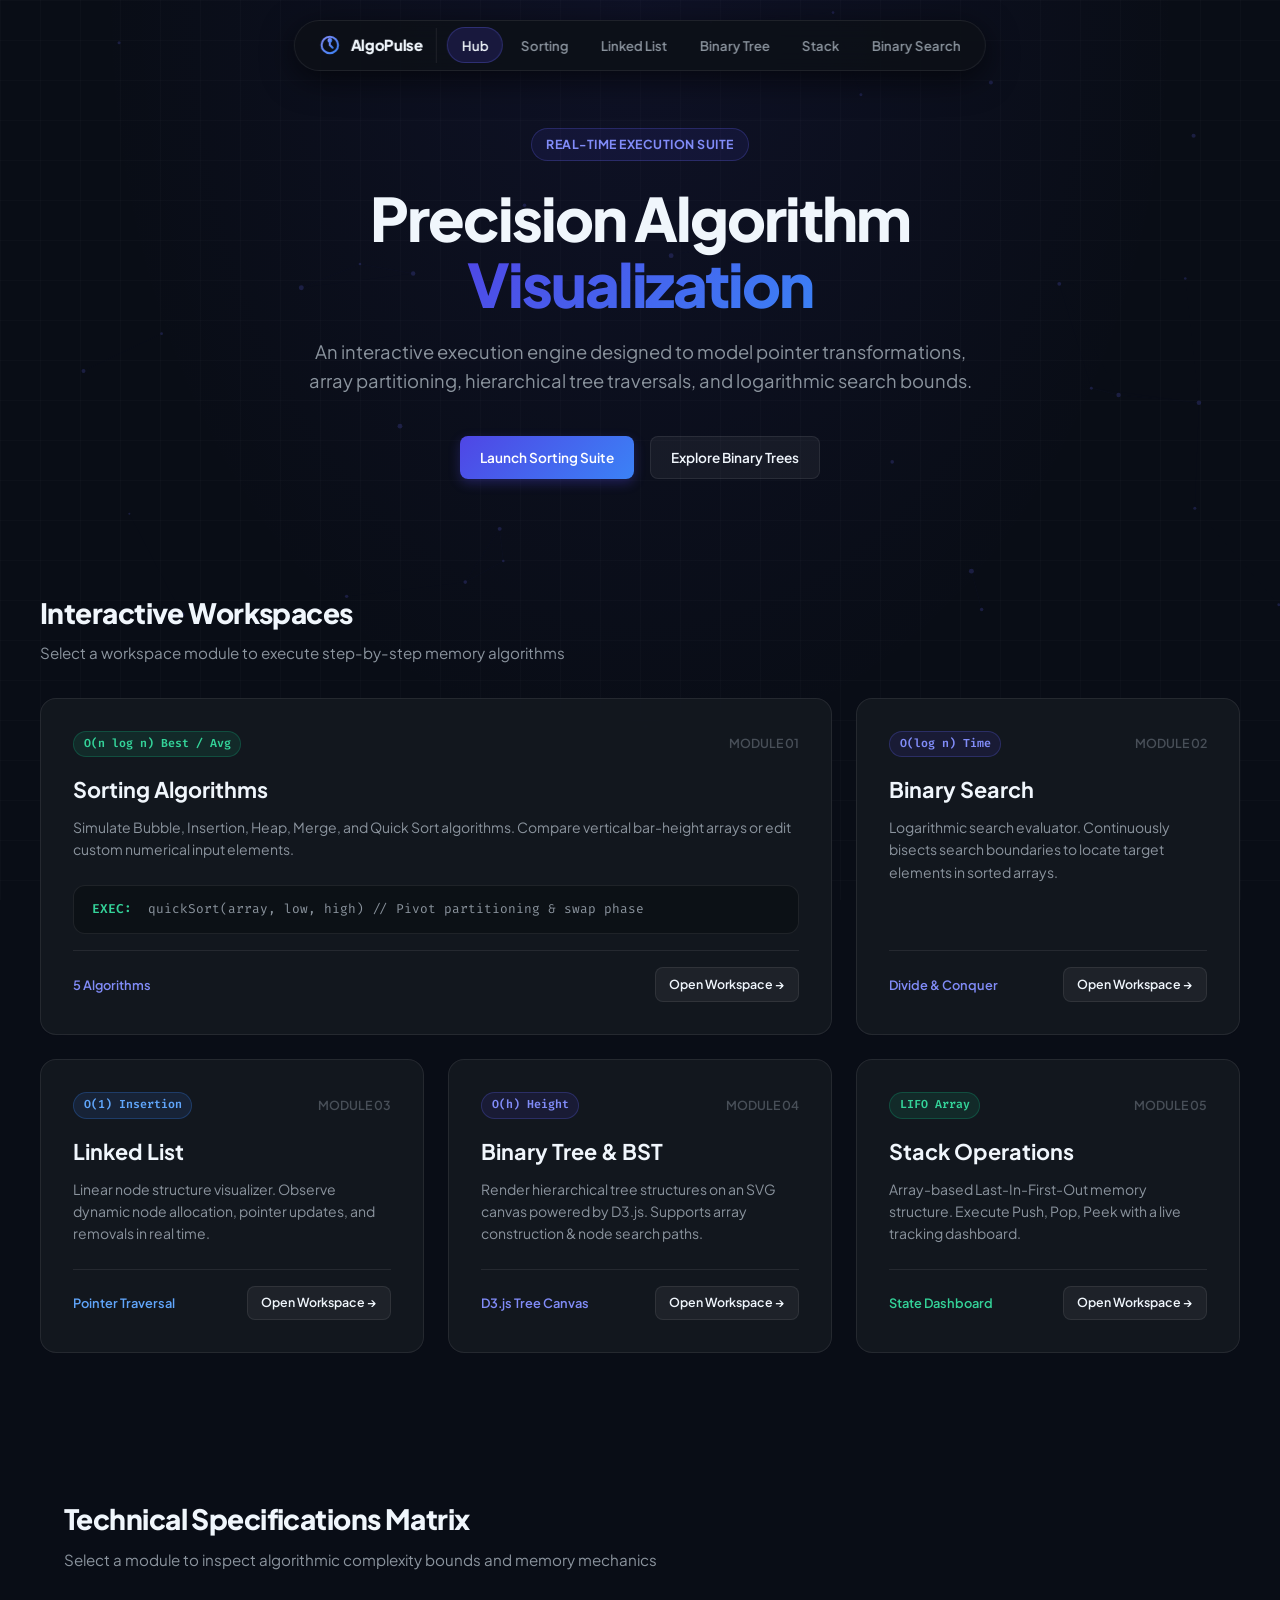
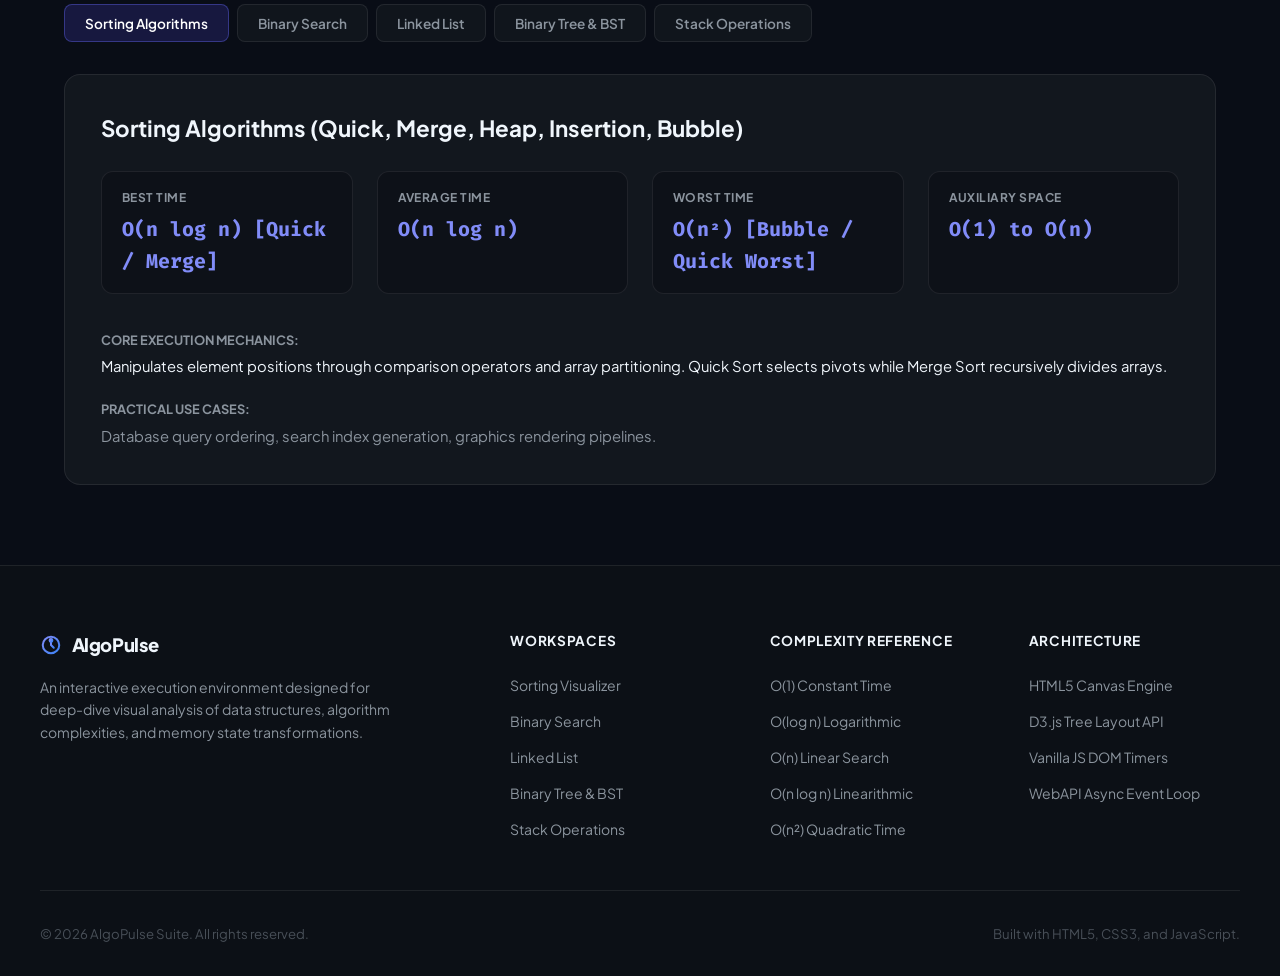
<file: index.html>
<!DOCTYPE html>
<html lang="en">
<head>
    <meta charset="UTF-8">
    <meta http-equiv="X-UA-Compatible" content="IE=edge">
    <meta name="viewport" content="width=device-width, initial-scale=1.0">
    <title>AlgoPulse — Real-Time Data Structures & Algorithms Suite</title>
    <!-- Modern Stylesheet -->
    <link rel="stylesheet" href="./css/modern_theme.css">
    <style>
        .hero-banner {
            padding: 8rem 1.5rem 4rem 1.5rem;
            text-align: center;
            max-width: 900px;
            margin: 0 auto;
            position: relative;
            z-index: 1;
        }

        .hero-tag {
            display: inline-flex;
            align-items: center;
            padding: 0.35rem 0.9rem;
            background: rgba(79, 70, 229, 0.1);
            border: 1px solid rgba(99, 102, 241, 0.25);
            border-radius: 50px;
            font-size: 0.775rem;
            font-weight: 700;
            color: #818cf8;
            margin-bottom: 1.5rem;
            letter-spacing: 0.04em;
            text-transform: uppercase;
        }

        .hero-headline {
            font-size: 3.75rem;
            font-weight: 800;
            line-height: 1.1;
            letter-spacing: -0.035em;
            margin-bottom: 1.25rem;
        }

        .hero-headline span {
            background: var(--grad-primary);
            -webkit-background-clip: text;
            -webkit-text-fill-color: transparent;
        }

        .hero-sub {
            font-size: 1.15rem;
            color: var(--text-muted);
            max-width: 680px;
            margin: 0 auto 2.5rem auto;
            line-height: 1.6;
        }

        .bento-section {
            padding: 3rem 1.5rem 5rem 1.5rem;
            position: relative;
            z-index: 1;
        }

        .bento-card-title {
            font-size: 1.35rem;
            font-weight: 700;
            margin-bottom: 0.5rem;
            color: var(--text-main);
        }

        .bento-card-desc {
            font-size: 0.875rem;
            color: var(--text-muted);
            line-height: 1.6;
            margin-bottom: 1.5rem;
        }

        .bento-card-footer {
            display: flex;
            align-items: center;
            justify-content: space-between;
            padding-top: 1rem;
            border-top: 1px solid var(--border-light);
        }

        @media (max-width: 640px) {
            .hero-headline { font-size: 2.35rem; }
        }
    </style>
</head>
<body>

    <!-- SVG Gradient Definitions -->
    <svg style="width:0;height:0;position:absolute;" aria-hidden="true">
        <defs>
            <linearGradient id="logo-grad" x1="0%" y1="0%" x2="100%" y2="100%">
                <stop offset="0%" stop-color="#818cf8" />
                <stop offset="100%" stop-color="#3b82f6" />
            </linearGradient>
        </defs>
    </svg>

    <!-- AlgoPulse Minimalist Navigation Dock -->
    <div class="dsa-dock-wrapper">
        <nav class="dsa-dock">
            <a href="./index.html" class="dsa-dock-brand">
                <svg class="logo-svg" viewBox="0 0 24 24">
                    <circle cx="12" cy="12" r="9" />
                    <path d="M12 7v5l3 3" />
                    <circle cx="12" cy="7" r="1.5" fill="#818cf8" />
                </svg>
                <span>AlgoPulse</span>
            </a>
            <ul class="dsa-dock-links">
                <li><a href="./index.html" class="dsa-dock-link active">Hub</a></li>
                <li><a href="./Sorting-Visualizer-Project/sort.html" class="dsa-dock-link">Sorting</a></li>
                <li><a href="./Linked-List-Visualization-master/index.html" class="dsa-dock-link">Linked List</a></li>
                <li><a href="./Binary-Tree-Visualization-master/index.html" class="dsa-dock-link">Binary Tree</a></li>
                <li><a href="./visualising-stack-implementation-master/index.html" class="dsa-dock-link">Stack</a></li>
                <li><a href="./Pathfinding-Visualiser-Project-master/index.html" class="dsa-dock-link">Binary Search</a></li>
            </ul>
        </nav>
    </div>

    <!-- Hero Section -->
    <section class="hero-banner">
        <div class="hero-tag">Real-Time Execution Suite</div>
        <h1 class="hero-headline">Precision Algorithm <span>Visualization</span></h1>
        <p class="hero-sub">
            An interactive execution engine designed to model pointer transformations, array partitioning, hierarchical tree traversals, and logarithmic search bounds.
        </p>

        <div style="display: flex; justify-content: center; gap: 1rem; flex-wrap: wrap;">
            <a href="./Sorting-Visualizer-Project/sort.html" class="btn-neo">Launch Sorting Suite</a>
            <a href="./Binary-Tree-Visualization-master/index.html" class="btn-neo btn-neo-secondary">Explore Binary Trees</a>
        </div>
    </section>

    <!-- Bento Grid Showcase -->
    <section class="bento-section">
        <div style="max-width: 1200px; margin: 0 auto 2rem auto;">
            <h2 style="font-size: 1.75rem; font-weight: 800; letter-spacing: -0.02em; margin-bottom: 0.35rem;">Interactive Workspaces</h2>
            <p style="color: var(--text-muted); font-size: 0.95rem;">Select a workspace module to execute step-by-step memory algorithms</p>
        </div>

        <div class="bento-grid">

            <!-- Card 1: Sorting Algorithms (Span 8) -->
            <a href="./Sorting-Visualizer-Project/sort.html" class="bento-card bento-span-8">
                <div>
                    <div style="display: flex; align-items: center; justify-content: space-between; margin-bottom: 1rem;">
                        <span class="badge-complexity emerald">O(n log n) Best / Avg</span>
                        <span style="font-size: 0.775rem; color: var(--text-dim); font-weight: 600;">MODULE 01</span>
                    </div>
                    <h3 class="bento-card-title">Sorting Algorithms</h3>
                    <p class="bento-card-desc">
                        Simulate Bubble, Insertion, Heap, Merge, and Quick Sort algorithms. Compare vertical bar-height arrays or edit custom numerical input elements.
                    </p>
                </div>
                <div class="terminal-box" style="margin-bottom: 1rem;">
                    <span class="terminal-prompt">EXEC:</span> quickSort(array, low, high) <span style="color: var(--text-muted);">// Pivot partitioning & swap phase</span>
                </div>
                <div class="bento-card-footer">
                    <span style="font-size: 0.8rem; color: #818cf8; font-weight: 600;">5 Algorithms</span>
                    <span class="btn-neo btn-neo-secondary" style="font-size: 0.775rem; padding: 0.4rem 0.85rem;">Open Workspace &rarr;</span>
                </div>
            </a>

            <!-- Card 2: Binary Search (Span 4) -->
            <a href="./Pathfinding-Visualiser-Project-master/index.html" class="bento-card bento-span-4">
                <div>
                    <div style="display: flex; align-items: center; justify-content: space-between; margin-bottom: 1rem;">
                        <span class="badge-complexity">O(log n) Time</span>
                        <span style="font-size: 0.775rem; color: var(--text-dim); font-weight: 600;">MODULE 02</span>
                    </div>
                    <h3 class="bento-card-title">Binary Search</h3>
                    <p class="bento-card-desc">
                        Logarithmic search evaluator. Continuously bisects search boundaries to locate target elements in sorted arrays.
                    </p>
                </div>
                <div class="bento-card-footer">
                    <span style="font-size: 0.8rem; color: #818cf8; font-weight: 600;">Divide & Conquer</span>
                    <span class="btn-neo btn-neo-secondary" style="font-size: 0.775rem; padding: 0.4rem 0.85rem;">Open Workspace &rarr;</span>
                </div>
            </a>

            <!-- Card 3: Linked List (Span 4) -->
            <a href="./Linked-List-Visualization-master/index.html" class="bento-card bento-span-4">
                <div>
                    <div style="display: flex; align-items: center; justify-content: space-between; margin-bottom: 1rem;">
                        <span class="badge-complexity blue">O(1) Insertion</span>
                        <span style="font-size: 0.775rem; color: var(--text-dim); font-weight: 600;">MODULE 03</span>
                    </div>
                    <h3 class="bento-card-title">Linked List</h3>
                    <p class="bento-card-desc">
                        Linear node structure visualizer. Observe dynamic node allocation, pointer updates, and removals in real time.
                    </p>
                </div>
                <div class="bento-card-footer">
                    <span style="font-size: 0.8rem; color: #60a5fa; font-weight: 600;">Pointer Traversal</span>
                    <span class="btn-neo btn-neo-secondary" style="font-size: 0.775rem; padding: 0.4rem 0.85rem;">Open Workspace &rarr;</span>
                </div>
            </a>

            <!-- Card 4: Binary Tree & BST (Span 4) -->
            <a href="./Binary-Tree-Visualization-master/index.html" class="bento-card bento-span-4">
                <div>
                    <div style="display: flex; align-items: center; justify-content: space-between; margin-bottom: 1rem;">
                        <span class="badge-complexity">O(h) Height</span>
                        <span style="font-size: 0.775rem; color: var(--text-dim); font-weight: 600;">MODULE 04</span>
                    </div>
                    <h3 class="bento-card-title">Binary Tree & BST</h3>
                    <p class="bento-card-desc">
                        Render hierarchical tree structures on an SVG canvas powered by D3.js. Supports array construction & node search paths.
                    </p>
                </div>
                <div class="bento-card-footer">
                    <span style="font-size: 0.8rem; color: #818cf8; font-weight: 600;">D3.js Tree Canvas</span>
                    <span class="btn-neo btn-neo-secondary" style="font-size: 0.775rem; padding: 0.4rem 0.85rem;">Open Workspace &rarr;</span>
                </div>
            </a>

            <!-- Card 5: Stack (Span 4) -->
            <a href="./visualising-stack-implementation-master/index.html" class="bento-card bento-span-4">
                <div>
                    <div style="display: flex; align-items: center; justify-content: space-between; margin-bottom: 1rem;">
                        <span class="badge-complexity emerald">LIFO Array</span>
                        <span style="font-size: 0.775rem; color: var(--text-dim); font-weight: 600;">MODULE 05</span>
                    </div>
                    <h3 class="bento-card-title">Stack Operations</h3>
                    <p class="bento-card-desc">
                        Array-based Last-In-First-Out memory structure. Execute Push, Pop, Peek with a live tracking dashboard.
                    </p>
                </div>
                <div class="bento-card-footer">
                    <span style="font-size: 0.8rem; color: #34d399; font-weight: 600;">State Dashboard</span>
                    <span class="btn-neo btn-neo-secondary" style="font-size: 0.775rem; padding: 0.4rem 0.85rem;">Open Workspace &rarr;</span>
                </div>
            </a>

        </div>
    </section>

    <!-- Detailed Algorithm Specification Matrix Section -->
    <section class="spec-section">
        <div style="margin-bottom: 2rem;">
            <h2 style="font-size: 1.75rem; font-weight: 800; letter-spacing: -0.02em; margin-bottom: 0.35rem;">Technical Specifications Matrix</h2>
            <p style="color: var(--text-muted); font-size: 0.95rem;">Select a module to inspect algorithmic complexity bounds and memory mechanics</p>
        </div>

        <div class="spec-tabs">
            <button class="spec-tab active" onclick="switchSpec('sort')">Sorting Algorithms</button>
            <button class="spec-tab" onclick="switchSpec('binary-search')">Binary Search</button>
            <button class="spec-tab" onclick="switchSpec('linked-list')">Linked List</button>
            <button class="spec-tab" onclick="switchSpec('binary-tree')">Binary Tree & BST</button>
            <button class="spec-tab" onclick="switchSpec('stack')">Stack Operations</button>
        </div>

        <div class="spec-content-card" id="spec-display">
            <!-- Content updated dynamically by JS -->
        </div>
    </section>

    <!-- Comprehensive Professional Multi-Column Footer -->
    <footer class="algopulse-footer">
        <div class="footer-container">
            <div class="footer-brand">
                <div class="footer-brand-title">
                    <svg class="logo-svg" viewBox="0 0 24 24">
                        <circle cx="12" cy="12" r="9" />
                        <path d="M12 7v5l3 3" />
                        <circle cx="12" cy="7" r="1.5" fill="#818cf8" />
                    </svg>
                    <span>AlgoPulse</span>
                </div>
                <p class="footer-brand-desc">
                    An interactive execution environment designed for deep-dive visual analysis of data structures, algorithm complexities, and memory state transformations.
                </p>
            </div>

            <div>
                <h4 class="footer-col-title">Workspaces</h4>
                <ul class="footer-links">
                    <li><a href="./Sorting-Visualizer-Project/sort.html">Sorting Visualizer</a></li>
                    <li><a href="./Pathfinding-Visualiser-Project-master/index.html">Binary Search</a></li>
                    <li><a href="./Linked-List-Visualization-master/index.html">Linked List</a></li>
                    <li><a href="./Binary-Tree-Visualization-master/index.html">Binary Tree & BST</a></li>
                    <li><a href="./visualising-stack-implementation-master/index.html">Stack Operations</a></li>
                </ul>
            </div>

            <div>
                <h4 class="footer-col-title">Complexity Reference</h4>
                <ul class="footer-links">
                    <li><a href="#">O(1) Constant Time</a></li>
                    <li><a href="#">O(log n) Logarithmic</a></li>
                    <li><a href="#">O(n) Linear Search</a></li>
                    <li><a href="#">O(n log n) Linearithmic</a></li>
                    <li><a href="#">O(n²) Quadratic Time</a></li>
                </ul>
            </div>

            <div>
                <h4 class="footer-col-title">Architecture</h4>
                <ul class="footer-links">
                    <li><a href="#">HTML5 Canvas Engine</a></li>
                    <li><a href="#">D3.js Tree Layout API</a></li>
                    <li><a href="#">Vanilla JS DOM Timers</a></li>
                    <li><a href="#">WebAPI Async Event Loop</a></li>
                </ul>
            </div>
        </div>

        <div class="footer-bottom">
            <span>&copy; 2026 AlgoPulse Suite. All rights reserved.</span>
            <span>Built with HTML5, CSS3, and JavaScript.</span>
        </div>
    </footer>

    <!-- Background Canvas Script & Tab Matrix Handler -->
    <script src="./js/hero_canvas.js"></script>
    <script>
        const specs = {
            'sort': {
                title: 'Sorting Algorithms (Quick, Merge, Heap, Insertion, Bubble)',
                best: 'O(n log n) [Quick / Merge]',
                avg: 'O(n log n)',
                worst: 'O(n²) [Bubble / Quick Worst]',
                space: 'O(1) to O(n)',
                mechanics: 'Manipulates element positions through comparison operators and array partitioning. Quick Sort selects pivots while Merge Sort recursively divides arrays.',
                applications: 'Database query ordering, search index generation, graphics rendering pipelines.'
            },
            'binary-search': {
                title: 'Binary Search Engine',
                best: 'O(1) [Mid Target]',
                avg: 'O(log n)',
                worst: 'O(log n)',
                space: 'O(1) Iterative',
                mechanics: 'Evaluates the middle element of a sorted array. Eliminates half of the search range in each step until target index is isolated.',
                applications: 'Database indexing (B-Trees), auto-complete systems, binary boundary searches in compilers.'
            },
            'linked-list': {
                title: 'Singly Linked List Memory Structure',
                best: 'O(1) Head Insert/Delete',
                avg: 'O(n) Arbitrary Index',
                worst: 'O(n) Search',
                space: 'O(n) Dynamic Nodes',
                mechanics: 'Linear collection of data nodes linked via memory pointers. Insertion and deletion do not require array re-allocation.',
                applications: 'Dynamic memory allocation, browser history stacks, execution undo/redo buffers.'
            },
            'binary-tree': {
                title: 'Binary Search Tree (BST) & D3 Renderer',
                best: 'O(1) Root Search',
                avg: 'O(log n) Balanced',
                worst: 'O(n) Degenerate Tree',
                space: 'O(n) Tree Nodes',
                mechanics: 'Hierarchical node tree where left child values are less than root and right child values are greater. Rendered dynamically via D3.js layout nodes.',
                applications: 'Abstract Syntax Trees (ASTs) in compilers, spatial partitioning (KD-Trees), decision trees.'
            },
            'stack': {
                title: 'Array-Based Stack (LIFO Tower)',
                best: 'O(1) Push / Pop / Peek',
                avg: 'O(1)',
                worst: 'O(1)',
                space: 'O(n) Max Limit',
                mechanics: 'Last-In-First-Out linear structure controlled by a top pointer (TOP). Enforces strict boundary checks for Overflow and Underflow.',
                applications: 'Call stack execution in runtimes, expression parsing, depth-first search (DFS) algorithms.'
            }
        };

        function switchSpec(key) {
            document.querySelectorAll('.spec-tab').forEach(t => t.classList.remove('active'));
            event.target.classList.add('active');
            renderSpec(key);
        }

        function renderSpec(key) {
            const item = specs[key];
            document.getElementById('spec-display').innerHTML = `
                <h3 style="font-size: 1.4rem; font-weight: 700; margin-bottom: 1.5rem; color: var(--text-main);">${item.title}</h3>
                <div class="spec-grid">
                    <div class="spec-box">
                        <div class="spec-box-label">Best Time</div>
                        <div class="spec-box-value">${item.best}</div>
                    </div>
                    <div class="spec-box">
                        <div class="spec-box-label">Average Time</div>
                        <div class="spec-box-value">${item.avg}</div>
                    </div>
                    <div class="spec-box">
                        <div class="spec-box-label">Worst Time</div>
                        <div class="spec-box-value">${item.worst}</div>
                    </div>
                    <div class="spec-box">
                        <div class="spec-box-label">Auxiliary Space</div>
                        <div class="spec-box-value">${item.space}</div>
                    </div>
                </div>
                <div style="display: flex; flex-direction: column; gap: 1rem;">
                    <div>
                        <span style="font-size: 0.8rem; font-weight: 700; color: var(--text-muted); text-transform: uppercase;">Core Execution Mechanics:</span>
                        <p style="font-size: 0.925rem; color: var(--text-main); margin-top: 0.25rem;">${item.mechanics}</p>
                    </div>
                    <div>
                        <span style="font-size: 0.8rem; font-weight: 700; color: var(--text-muted); text-transform: uppercase;">Practical Use Cases:</span>
                        <p style="font-size: 0.925rem; color: var(--text-muted); margin-top: 0.25rem;">${item.applications}</p>
                    </div>
                </div>
            `;
        }

        // Initialize default spec
        renderSpec('sort');
    </script>
</body>
</html>
</file>
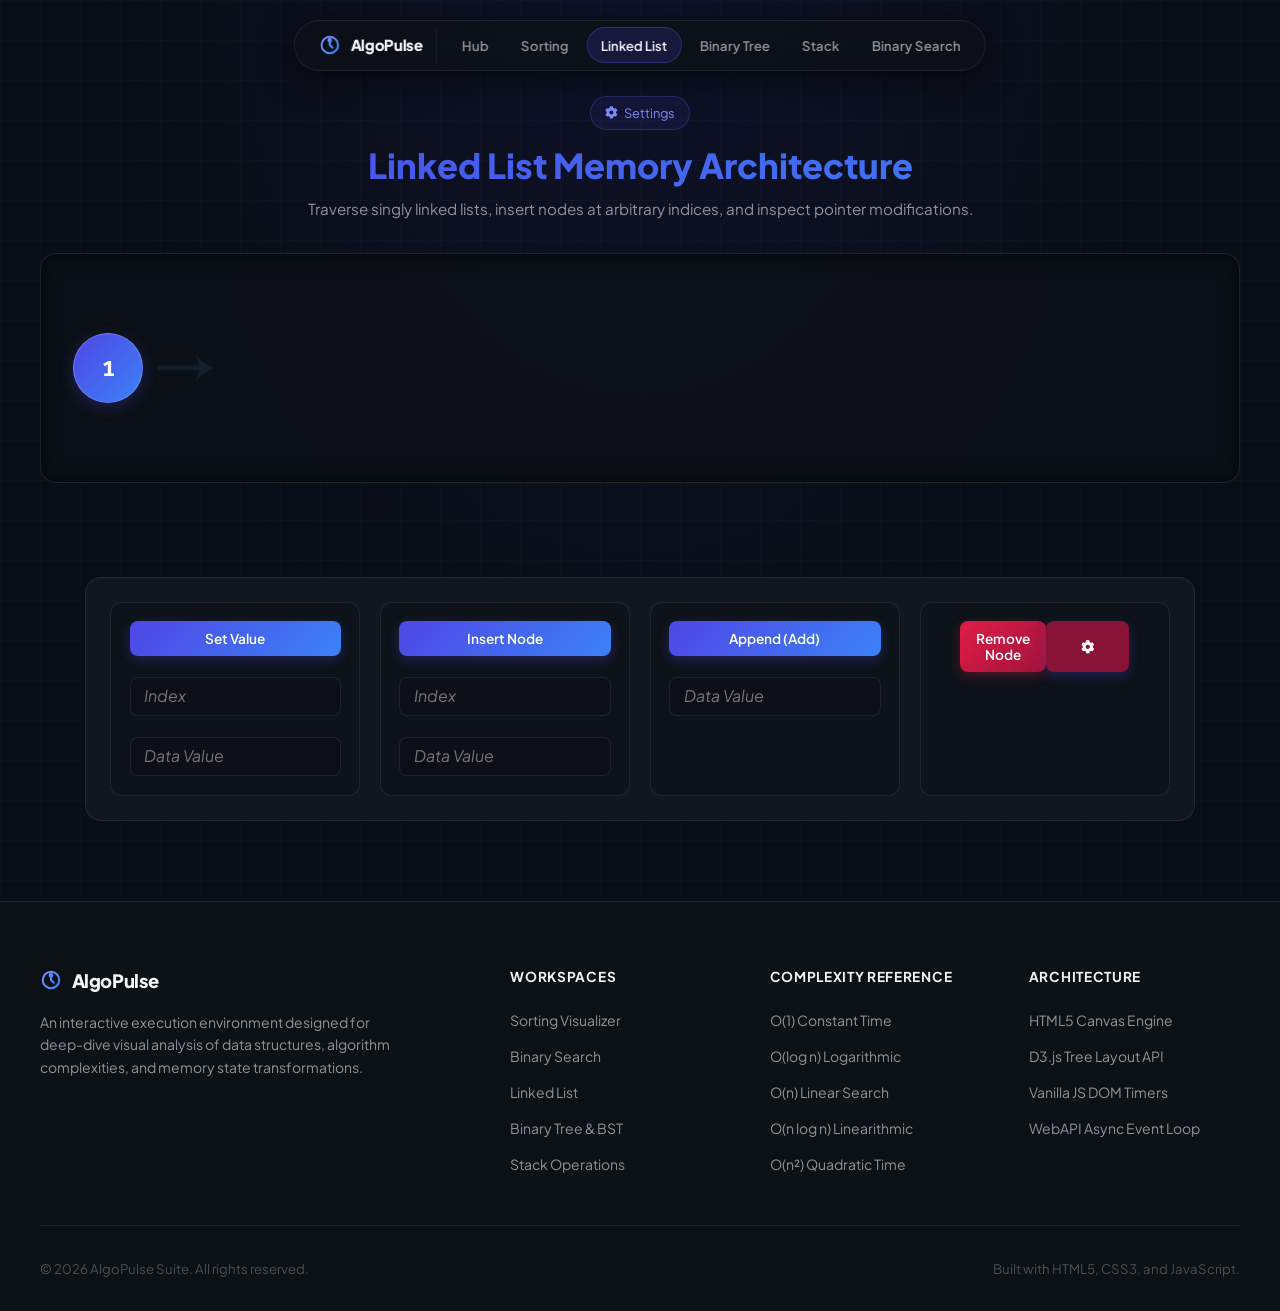
<file: Linked-List-Visualization-master/index.html>
<!DOCTYPE html>
<html lang="en">
	<head>
		<meta charset="UTF-8" />
		<meta name="viewport" content="width=device-width, initial-scale=1.0" />
		<meta http-equiv="X-UA-Compatible" content="ie=edge" />
		<title>Linked List Workspace — AlgoPulse</title>

		<link rel="icon" href="img/pointer.png"/>
		<link rel="stylesheet" href="vendor/css/normalize.css" />
		<link rel="stylesheet" href="vendor/css/fontawesome.css" />

		<link href="https://fonts.googleapis.com/css2?family=Plus+Jakarta+Sans:wght@400;600;700;800&family=Fira+Code:wght@500;700&display=swap" rel="stylesheet" />

		<!-- Global Theme & Local Styles -->
		<link rel="stylesheet" href="../css/modern_theme.css" />
		<link rel="stylesheet" href="css/style.css" />
		<link rel="stylesheet" href="css/responisve.css" />
		<style>
			body {
				background-color: var(--bg-dark);
				color: var(--text-main);
			}

			.ll-header-banner {
				text-align: center;
				padding: 6rem 1rem 0.5rem 1rem;
			}

			.ll-header-banner h2 {
				font-size: 2.15rem;
				font-weight: 800;
				background: var(--grad-primary);
				-webkit-background-clip: text;
				-webkit-text-fill-color: transparent;
				margin-bottom: 0.25rem;
			}

			.ll-header-banner p {
				color: var(--text-muted);
				font-size: 0.95rem;
			}

			section.list {
				min-height: 230px;
				margin: 1.5rem auto;
				max-width: 1200px;
				background: rgba(13, 17, 23, 0.9);
				border: 1px solid var(--border-light);
				border-radius: var(--radius-lg);
				padding: 2.5rem 2rem;
				display: flex;
				align-items: center;
				justify-content: flex-start;
				gap: 0.5rem;
				box-shadow: inset 0 0 20px rgba(0,0,0,0.6);
			}

			div.node {
				background: var(--grad-primary) !important;
				border: 1px solid rgba(255,255,255,0.2);
				box-shadow: 0 4px 15px rgba(79, 70, 229, 0.3);
			}

			div.node p.number {
				font-family: var(--font-code) !important;
				font-size: 1.35rem;
			}

			section.operations {
				position: relative;
				bottom: auto;
				max-width: 1200px;
				margin: 2rem auto;
				padding: 0 1rem;
			}

			div.wrapper {
				background: var(--bg-card);
				backdrop-filter: blur(16px);
				-webkit-backdrop-filter: blur(16px);
				border: 1px solid var(--border-light);
				border-radius: var(--radius-lg);
				padding: 1.5rem;
				display: grid;
				grid-template-columns: repeat(auto-fit, minmax(230px, 1fr));
				gap: 1.25rem;
			}

			div.wrapper > div {
				background: rgba(13, 17, 23, 0.6);
				border: 1px solid var(--border-light);
				border-radius: var(--radius-md);
				padding: 1.15rem;
				display: flex;
				flex-direction: column;
				gap: 0.65rem;
			}

			div.wrapper input {
				font-family: var(--font-ui) !important;
				padding: 0.6rem 0.85rem !important;
				background: rgba(13, 17, 23, 0.9) !important;
				border: 1px solid var(--border-light) !important;
				border-radius: var(--radius-sm) !important;
				color: var(--text-main) !important;
				outline: none !important;
				width: 100% !important;
			}

			div.wrapper input:focus {
				border-color: var(--accent-primary) !important;
			}

			button.button {
				font-family: var(--font-ui) !important;
				font-size: 0.85rem !important;
				font-weight: 600 !important;
				font-style: normal !important;
				border-radius: var(--radius-sm) !important;
				background: var(--grad-primary) !important;
				color: #ffffff !important;
				width: 100% !important;
				padding: 0.6rem 1rem !important;
				box-shadow: 0 4px 12px rgba(79, 70, 229, 0.3) !important;
			}

			button#remove-btn {
				background: linear-gradient(135deg, #e11d48 0%, #9f1239 100%) !important;
				color: white !important;
				box-shadow: 0 4px 12px rgba(225, 29, 72, 0.3) !important;
			}

			button#remove-settings {
				background: #881337 !important;
				color: white !important;
			}

			div#settings {
				background: rgba(13, 17, 23, 0.95);
				backdrop-filter: blur(20px);
				border-right: 1px solid var(--border-light);
			}

			div.settings-container input {
				background: rgba(9, 13, 22, 0.8);
				border: 1px solid var(--border-light);
				border-radius: var(--radius-sm);
				color: var(--text-main);
				padding: 0.5rem;
				margin-top: 0.35rem;
			}
		</style>
	</head>
	
	<body>

		<!-- SVG Gradient Definition -->
		<svg style="width:0;height:0;position:absolute;" aria-hidden="true">
			<defs>
				<linearGradient id="logo-grad" x1="0%" y1="0%" x2="100%" y2="100%">
					<stop offset="0%" stop-color="#818cf8" />
					<stop offset="100%" stop-color="#3b82f6" />
				</linearGradient>
			</defs>
		</svg>

		<!-- Minimalist Floating Navigation Navbar -->
		<div class="dsa-dock-wrapper">
			<nav class="dsa-dock">
				<a href="../index.html" class="dsa-dock-brand">
					<svg class="logo-svg" viewBox="0 0 24 24">
						<circle cx="12" cy="12" r="9" />
						<path d="M12 7v5l3 3" />
						<circle cx="12" cy="7" r="1.5" fill="#818cf8" />
					</svg>
					<span>AlgoPulse</span>
				</a>
				<ul class="dsa-dock-links">
					<li><a href="../index.html" class="dsa-dock-link">Hub</a></li>
					<li><a href="../Sorting-Visualizer-Project/sort.html" class="dsa-dock-link">Sorting</a></li>
					<li><a href="./index.html" class="dsa-dock-link active">Linked List</a></li>
					<li><a href="../Binary-Tree-Visualization-master/index.html" class="dsa-dock-link">Binary Tree</a></li>
					<li><a href="../visualising-stack-implementation-master/index.html" class="dsa-dock-link">Stack</a></li>
					<li><a href="../Pathfinding-Visualiser-Project-master/index.html" class="dsa-dock-link">Binary Search</a></li>
				</ul>
			</nav>
		</div>

		<!-- Settings Sidebar -->
		<div id="settings">
			<div class="menu-header">
				<div id="close-menu">
					<i class="fas fa-times"></i>
				</div>
				<div><h2>Settings</h2></div>
			</div>

			<div class="settings-container">
					<div>
						<p>Node Animation Speed (ms):</p>
						<input type="number" placeholder="Milliseconds" />
					</div>
		
					<div>
						<p>Pointer Animation Speed (ms):</p>
						<input type="number" placeholder="Milliseconds" />
					</div>

					<div>
						<p>Delete Animation Speed (ms):</p>
						<input type="number" placeholder="Milliseconds" />
					</div>

					<div class="error-message">
						<p id="settings-error"></p>
					</div>

					<div class="success">
						<p id="succes"></p>
					</div>
		
					<button id="save-settings" class="button">Save Settings</button>
			</div>			
		</div>

		<!-- Header Banner -->
		<div class="ll-header-banner">
			<div style="display: flex; align-items: center; justify-content: center; gap: 1rem; margin-bottom: 0.5rem;">
				<div id="settings-menu" style="cursor: pointer; font-size: 0.8rem; color: #818cf8; display: flex; align-items: center; gap: 0.4rem; background: rgba(79,70,229,0.1); padding: 0.35rem 0.85rem; border-radius: 50px; border: 1px solid rgba(99,102,241,0.25);">
					<i class="fas fa-cog"></i> <span>Settings</span>
				</div>
			</div>
			<h2>Linked List Memory Architecture</h2>
			<p>Traverse singly linked lists, insert nodes at arbitrary indices, and inspect pointer modifications.</p>
		</div>

		<main>
			<section class="list" id="list"></section>

			<section class="errors">
				<div class="error-message" style="text-align: center;">
					<p id="error"></p>
				</div>
			</section>

			<!-- Operations Panel -->
			<section class="operations">
				<div class="wrapper">
					<div>
						<button class="button" id="set-btn">Set Value</button>
						<input type="number" placeholder="Index" />
						<input type="number" placeholder="Data Value" />
					</div>

					<div>
						<button class="button" id="insert-btn">Insert Node</button>
						<input type="number" placeholder="Index" />
						<input type="number" placeholder="Data Value" />
					</div>

					<div>
						<button class="button" id="add-btn">Append (Add)</button>
						<input type="number" placeholder="Data Value" />
					</div>

					<div>
						<div class="remove">
							<button class="button" id="remove-btn">Remove Node</button>
							<button class="button" id="remove-settings">
								<i class="fas fa-cog"></i>
							</button>
						</div>

						<button class="remove-option" id="remove-index-btn">
							By Index
						</button>
						<button class="remove-option" id="remove-data-btn">
							By Value
						</button>

						<input type="number" placeholder="Index" />
						<input type="number" placeholder="Data Value" />
					</div>
				</div>
			</section>
		</main>

		<!-- Multi-Column Professional Footer -->
		<footer class="algopulse-footer">
			<div class="footer-container">
				<div class="footer-brand">
					<div class="footer-brand-title">
						<svg class="logo-svg" viewBox="0 0 24 24">
							<circle cx="12" cy="12" r="9" />
							<path d="M12 7v5l3 3" />
							<circle cx="12" cy="7" r="1.5" fill="#818cf8" />
						</svg>
						<span>AlgoPulse</span>
					</div>
					<p class="footer-brand-desc">
						An interactive execution environment designed for deep-dive visual analysis of data structures, algorithm complexities, and memory state transformations.
					</p>
				</div>

				<div>
					<h4 class="footer-col-title">Workspaces</h4>
					<ul class="footer-links">
						<li><a href="../Sorting-Visualizer-Project/sort.html">Sorting Visualizer</a></li>
						<li><a href="../Pathfinding-Visualiser-Project-master/index.html">Binary Search</a></li>
						<li><a href="./index.html">Linked List</a></li>
						<li><a href="../Binary-Tree-Visualization-master/index.html">Binary Tree & BST</a></li>
						<li><a href="../visualising-stack-implementation-master/index.html">Stack Operations</a></li>
					</ul>
				</div>

				<div>
					<h4 class="footer-col-title">Complexity Reference</h4>
					<ul class="footer-links">
						<li><a href="#">O(1) Constant Time</a></li>
						<li><a href="#">O(log n) Logarithmic</a></li>
						<li><a href="#">O(n) Linear Search</a></li>
						<li><a href="#">O(n log n) Linearithmic</a></li>
						<li><a href="#">O(n²) Quadratic Time</a></li>
					</ul>
				</div>

				<div>
					<h4 class="footer-col-title">Architecture</h4>
					<ul class="footer-links">
						<li><a href="#">HTML5 Canvas Engine</a></li>
						<li><a href="#">D3.js Tree Layout API</a></li>
						<li><a href="#">Vanilla JS DOM Timers</a></li>
						<li><a href="#">WebAPI Async Event Loop</a></li>
					</ul>
				</div>
			</div>

			<div class="footer-bottom">
				<span>&copy; 2026 AlgoPulse Suite. All rights reserved.</span>
				<span>Built with HTML5, CSS3, and JavaScript.</span>
			</div>
		</footer>

		<script src="vendor/js/fontawesome.js"></script>
		<script src="js/LinkedList.js"></script>
		<script src="js/main.js"></script>
		<script src="js/theme.js"></script>
		<script src="js/settings.js"></script>
	</body>
</html>
</file>
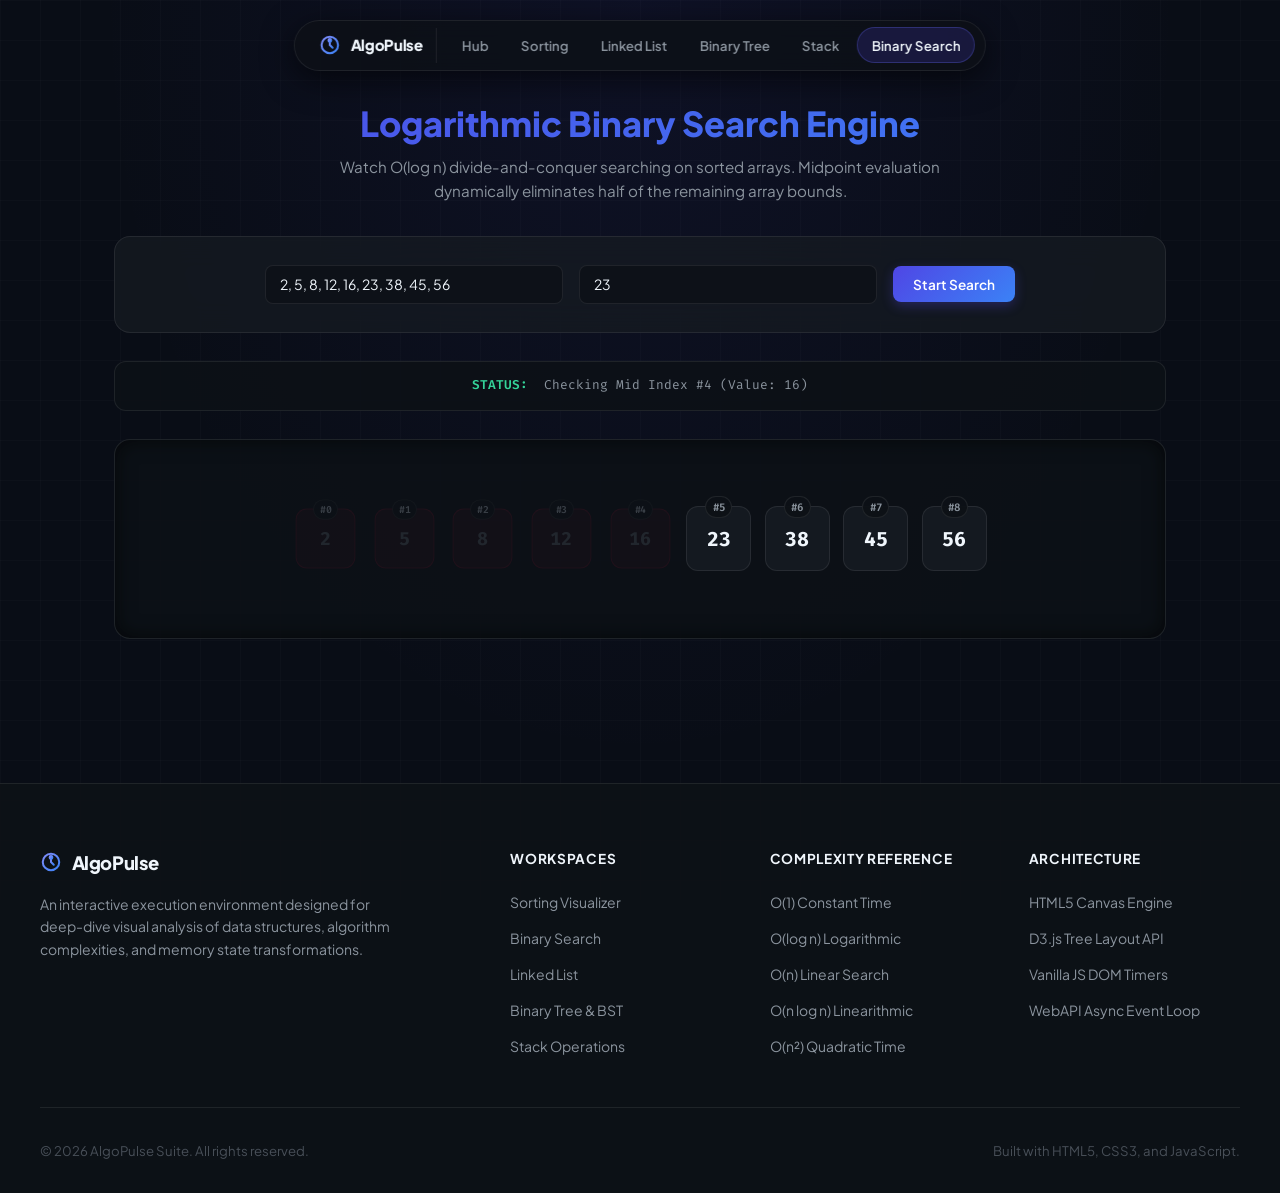
<file: Pathfinding-Visualiser-Project-master/index.html>
<!DOCTYPE html>
<html lang="en">
<head>
  <meta charset="UTF-8">
  <meta name="viewport" content="width=device-width, initial-scale=1.0">
  <title>Binary Search Workspace — AlgoPulse</title>
  
  <link href="https://fonts.googleapis.com/css2?family=Plus+Jakarta+Sans:wght@400;600;700;800&family=Fira+Code:wght@500;700&display=swap" rel="stylesheet" />

  <!-- Global Theme Stylesheet -->
  <link rel="stylesheet" href="../css/modern_theme.css">

  <style>
    body {
      background-color: var(--bg-dark);
      color: var(--text-main);
      min-height: 100vh;
    }

    .bs-header-banner {
      text-align: center;
      padding: 6rem 1rem 1rem 1rem;
    }

    .bs-header-banner h2 {
      font-size: 2.15rem;
      font-weight: 800;
      background: var(--grad-primary);
      -webkit-background-clip: text;
      -webkit-text-fill-color: transparent;
      margin-bottom: 0.25rem;
    }

    .bs-header-banner p {
      color: var(--text-muted);
      font-size: 0.95rem;
      max-width: 650px;
      margin: 0 auto;
    }

    .bs-main-wrapper {
      max-width: 1100px;
      margin: 0 auto;
      padding: 1rem 1.5rem 4rem 1.5rem;
      display: flex;
      flex-direction: column;
      gap: 1.75rem;
    }

    .input-card {
      padding: 1.75rem;
      text-align: center;
      display: flex;
      flex-direction: column;
      align-items: center;
      gap: 1.25rem;
    }

    .input-group-row {
      display: flex;
      align-items: center;
      justify-content: center;
      gap: 1rem;
      flex-wrap: wrap;
      width: 100%;
      max-width: 750px;
    }

    .input-group-row input {
      flex: 1;
      min-width: 220px;
    }

    .array-surface {
      min-height: 200px;
      padding: 2.25rem 2rem;
      display: flex;
      align-items: center;
      justify-content: center;
      gap: 0.85rem;
      flex-wrap: wrap;
      background: rgba(13, 17, 23, 0.9);
      border: 1px solid var(--border-light);
      border-radius: var(--radius-lg);
      box-shadow: inset 0 0 20px rgba(0, 0, 0, 0.6);
    }

    .array-node-box {
      width: 65px;
      height: 65px;
      border-radius: var(--radius-md);
      background: rgba(22, 27, 34, 0.9);
      border: 1px solid var(--border-light);
      color: var(--text-main);
      font-family: var(--font-code);
      font-size: 1.25rem;
      font-weight: 700;
      display: flex;
      flex-direction: column;
      align-items: center;
      justify-content: center;
      position: relative;
      transition: all 0.3s ease;
    }

    .array-node-box .index-badge {
      position: absolute;
      top: -11px;
      font-size: 0.675rem;
      font-weight: 600;
      padding: 0.1rem 0.4rem;
      border-radius: 50px;
      background: rgba(13, 17, 23, 0.95);
      border: 1px solid var(--border-light);
      color: var(--text-muted);
    }

    .array-node-box.highlight {
      background: var(--grad-primary) !important;
      border-color: #6366f1 !important;
      color: #ffffff !important;
      transform: scale(1.12);
      box-shadow: 0 4px 15px rgba(79, 70, 229, 0.4);
    }

    .array-node-box.found {
      background: linear-gradient(135deg, #10b981 0%, #059669 100%) !important;
      border-color: #10b981 !important;
      color: #ffffff !important;
      transform: scale(1.15);
      box-shadow: 0 4px 15px rgba(16, 185, 129, 0.4);
    }

    .array-node-box.discard {
      background: rgba(225, 29, 72, 0.08) !important;
      border-color: rgba(225, 29, 72, 0.2) !important;
      color: var(--text-dim) !important;
      opacity: 0.35;
      transform: scale(0.92);
    }

    .modal {
      display: none;
      position: fixed;
      z-index: 2000;
      left: 0;
      top: 0;
      width: 100%;
      height: 100%;
      background: rgba(0, 0, 0, 0.8);
      backdrop-filter: blur(16px);
      align-items: center;
      justify-content: center;
    }

    .modal-content {
      background: var(--bg-surface);
      border: 1px solid var(--border-light);
      padding: 2.25rem;
      border-radius: var(--radius-lg);
      text-align: center;
      color: var(--text-main);
      box-shadow: var(--shadow-subtle);
      animation: pop 0.35s cubic-bezier(0.16, 1, 0.3, 1);
      max-width: 420px;
    }

    @keyframes pop {
      0% { transform: scale(0.7); opacity: 0; }
      100% { transform: scale(1); opacity: 1; }
    }
  </style>
</head>
<body>

  <!-- SVG Gradient Definition -->
  <svg style="width:0;height:0;position:absolute;" aria-hidden="true">
      <defs>
          <linearGradient id="logo-grad" x1="0%" y1="0%" x2="100%" y2="100%">
              <stop offset="0%" stop-color="#818cf8" />
              <stop offset="100%" stop-color="#3b82f6" />
          </linearGradient>
      </defs>
  </svg>

  <!-- Minimalist Floating Navigation Navbar -->
  <div class="dsa-dock-wrapper">
    <nav class="dsa-dock">
      <a href="../index.html" class="dsa-dock-brand">
        <svg class="logo-svg" viewBox="0 0 24 24">
          <circle cx="12" cy="12" r="9" />
          <path d="M12 7v5l3 3" />
          <circle cx="12" cy="7" r="1.5" fill="#818cf8" />
        </svg>
        <span>AlgoPulse</span>
      </a>
      <ul class="dsa-dock-links">
        <li><a href="../index.html" class="dsa-dock-link">Hub</a></li>
        <li><a href="../Sorting-Visualizer-Project/sort.html" class="dsa-dock-link">Sorting</a></li>
        <li><a href="../Linked-List-Visualization-master/index.html" class="dsa-dock-link">Linked List</a></li>
        <li><a href="../Binary-Tree-Visualization-master/index.html" class="dsa-dock-link">Binary Tree</a></li>
        <li><a href="../visualising-stack-implementation-master/index.html" class="dsa-dock-link">Stack</a></li>
        <li><a href="./index.html" class="dsa-dock-link active">Binary Search</a></li>
      </ul>
    </nav>
  </div>

  <!-- Banner -->
  <div class="bs-header-banner">
    <h2>Logarithmic Binary Search Engine</h2>
    <p>Watch O(log n) divide-and-conquer searching on sorted arrays. Midpoint evaluation dynamically eliminates half of the remaining array bounds.</p>
  </div>

  <!-- Workspace -->
  <div class="bs-main-wrapper">
    
    <div class="input-card bento-card">
      <div class="input-group-row">
        <input type="text" id="arrayInput" class="input-modern" placeholder="Sorted Array (e.g. 2, 5, 8, 12, 16, 23)" value="2, 5, 8, 12, 16, 23, 38, 45, 56">
        <input type="number" id="target" class="input-modern" placeholder="Target Number" value="23">
        <button onclick="startSearch()" class="btn-neo">Start Search</button>
      </div>
    </div>

    <!-- Status Readout Console -->
    <div class="terminal-box" style="text-align: center;">
      <span class="terminal-prompt">STATUS:</span> <span id="status">Enter array & target then click Start Search</span>
    </div>

    <!-- Array Node Display Surface -->
    <div class="array-surface" id="array"></div>

  </div>

  <!-- Modal Popup -->
  <div class="modal" id="popupModal">
    <div class="modal-content">
      <h3 style="font-size: 1.35rem; margin-bottom: 0.65rem; color: #34d399;" id="popupTitle">Target Found</h3>
      <p id="popupText" style="color: var(--text-muted); font-size: 0.9rem; margin-bottom: 1.5rem;"></p>
      <button class="btn-neo" onclick="closePopup()">Continue</button>
    </div>
  </div>

  <!-- Multi-Column Professional Footer -->
  <footer class="algopulse-footer">
      <div class="footer-container">
          <div class="footer-brand">
              <div class="footer-brand-title">
                  <svg class="logo-svg" viewBox="0 0 24 24">
                      <circle cx="12" cy="12" r="9" />
                      <path d="M12 7v5l3 3" />
                      <circle cx="12" cy="7" r="1.5" fill="#818cf8" />
                  </svg>
                  <span>AlgoPulse</span>
              </div>
              <p class="footer-brand-desc">
                  An interactive execution environment designed for deep-dive visual analysis of data structures, algorithm complexities, and memory state transformations.
              </p>
          </div>

          <div>
              <h4 class="footer-col-title">Workspaces</h4>
              <ul class="footer-links">
                  <li><a href="../Sorting-Visualizer-Project/sort.html">Sorting Visualizer</a></li>
                  <li><a href="./index.html">Binary Search</a></li>
                  <li><a href="../Linked-List-Visualization-master/index.html">Linked List</a></li>
                  <li><a href="../Binary-Tree-Visualization-master/index.html">Binary Tree & BST</a></li>
                  <li><a href="../visualising-stack-implementation-master/index.html">Stack Operations</a></li>
              </ul>
          </div>

          <div>
              <h4 class="footer-col-title">Complexity Reference</h4>
              <ul class="footer-links">
                  <li><a href="#">O(1) Constant Time</a></li>
                  <li><a href="#">O(log n) Logarithmic</a></li>
                  <li><a href="#">O(n) Linear Search</a></li>
                  <li><a href="#">O(n log n) Linearithmic</a></li>
                  <li><a href="#">O(n²) Quadratic Time</a></li>
              </ul>
          </div>

          <div>
              <h4 class="footer-col-title">Architecture</h4>
              <ul class="footer-links">
                  <li><a href="#">HTML5 Canvas Engine</a></li>
                  <li><a href="#">D3.js Tree Layout API</a></li>
                  <li><a href="#">Vanilla JS DOM Timers</a></li>
                  <li><a href="#">WebAPI Async Event Loop</a></li>
              </ul>
          </div>
      </div>

      <div class="footer-bottom">
          <span>&copy; 2026 AlgoPulse Suite. All rights reserved.</span>
          <span>Built with HTML5, CSS3, and JavaScript.</span>
      </div>
  </footer>

  <script>
    let arr = [];
    let boxes = [];

    function displayArray() {
      let container = document.getElementById("array");
      container.innerHTML = "";
      boxes = [];
      arr.forEach((num, idx) => {
        let div = document.createElement("div");
        div.classList.add("array-node-box");
        div.innerHTML = `<span class="index-badge">#${idx}</span>${num}`;
        container.appendChild(div);
        boxes.push(div);
      });
    }

    async function binarySearch(target) {
      let left = 0, right = arr.length - 1;

      while (left <= right) {
        let mid = Math.floor((left + right) / 2);

        boxes[mid].classList.add("highlight");
        document.getElementById("status").innerText = `Checking Mid Index #${mid} (Value: ${arr[mid]})`;
        await new Promise(r => setTimeout(r, 1100));

        if (arr[mid] === target) {
          boxes[mid].classList.remove("highlight");
          boxes[mid].classList.add("found");
          document.getElementById("status").innerText = `Found Target ${target} at Index #${mid}`;
          showCelebration(mid, target);
          return;
        } else if (arr[mid] < target) {
          for (let i = left; i <= mid; i++) {
            boxes[i].classList.add("discard");
          }
          left = mid + 1;
        } else {
          for (let i = mid; i <= right; i++) {
            boxes[i].classList.add("discard");
          }
          right = mid - 1;
        }
        boxes[mid].classList.remove("highlight");
        await new Promise(r => setTimeout(r, 600));
      }

      document.getElementById("status").innerText = `Target ${target} not found in array`;
    }

    function startSearch() {
      let input = document.getElementById("arrayInput").value;
      arr = input.split(",").map(val => parseInt(val.trim())).filter(val => !isNaN(val)).sort((a,b) => a-b);
      let target = parseInt(document.getElementById("target").value);

      if (arr.length === 0 || isNaN(target)) {
        alert("Please enter a valid comma-separated array and target number.");
        return;
      }

      displayArray();
      binarySearch(target);
    }

    function showCelebration(mid, target) {
      document.getElementById("popupText").innerText = `Successfully located target value ${target} at array index #${mid} using logarithmic search algorithm O(log n).`;
      document.getElementById("popupModal").style.display = "flex";
    }

    function closePopup() {
      document.getElementById("popupModal").style.display = "none";
    }

    window.addEventListener('DOMContentLoaded', () => {
      startSearch();
    });
  </script>
</body>
</html>
</file>
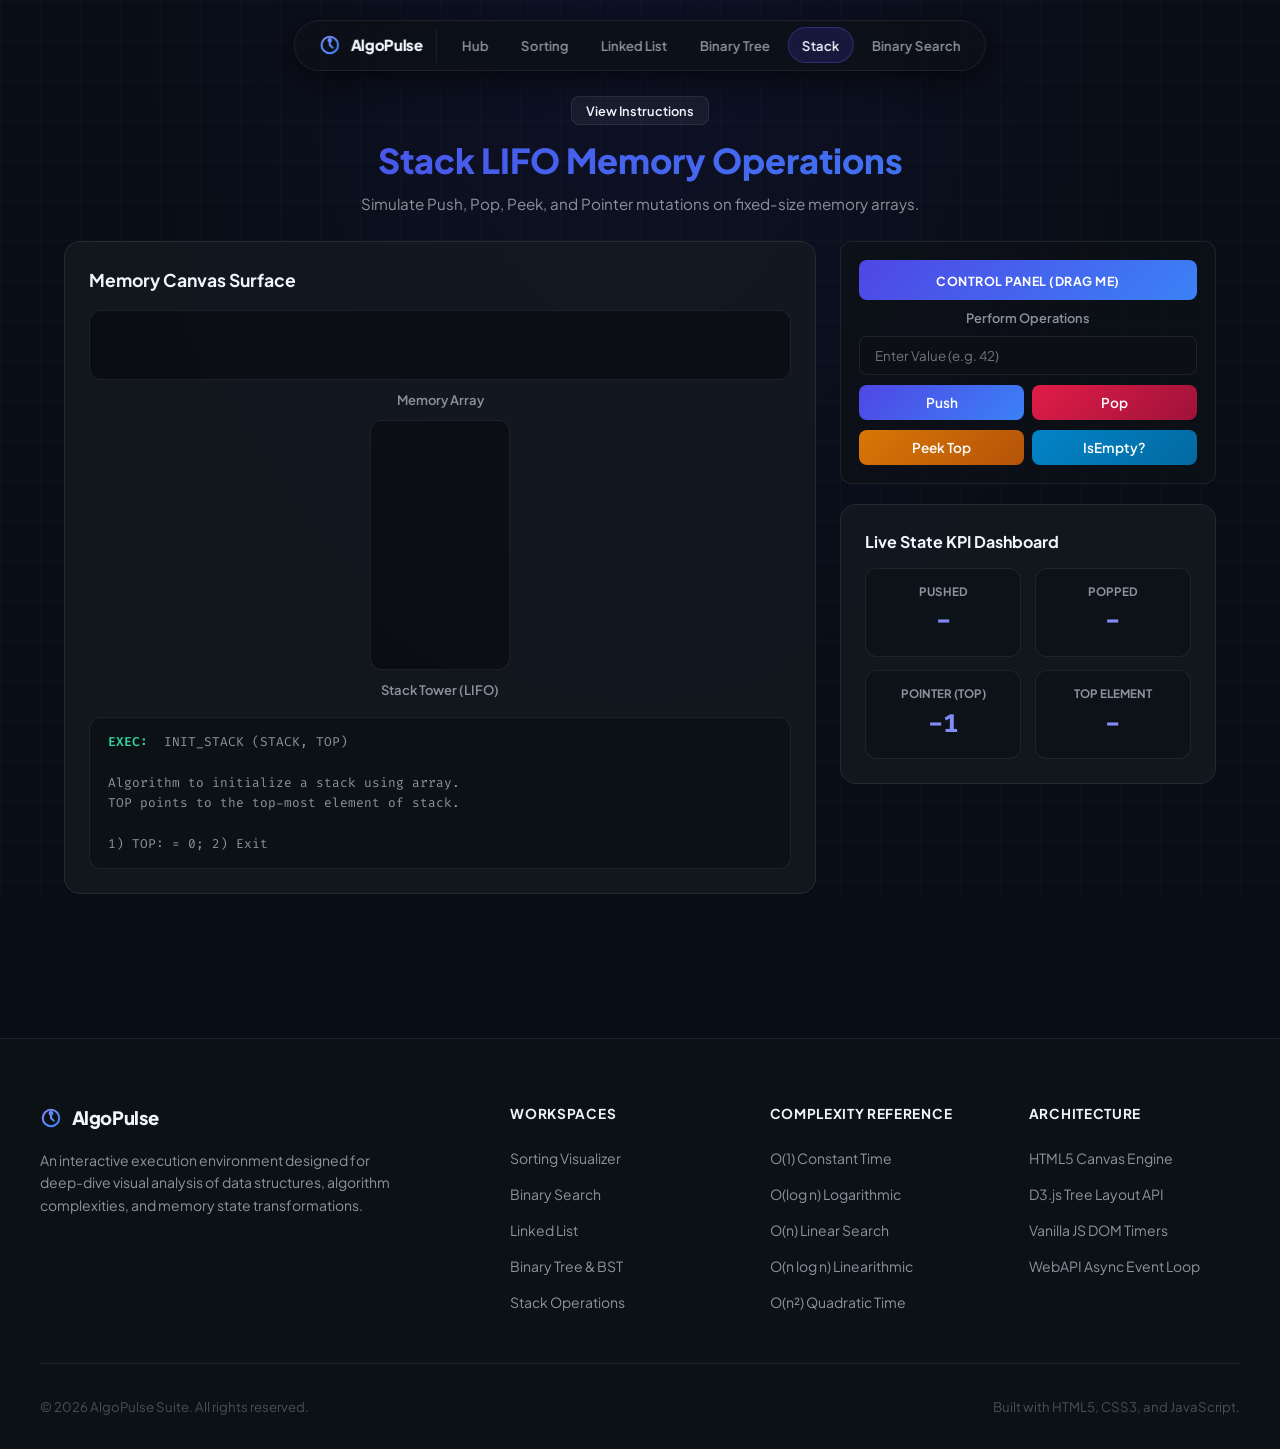
<file: visualising-stack-implementation-master/index.html>
<!DOCTYPE html>
<html lang="en">
  <head>
    <meta charset="UTF-8">
    <meta name="viewport" content="width=device-width, initial-scale=1.0">
    <title>Stack Workspace — AlgoPulse</title>
    
    <link href="https://fonts.googleapis.com/css2?family=Plus+Jakarta+Sans:wght@400;600;700;800&family=Fira+Code:wght@500;700&display=swap" rel="stylesheet" />

    <!-- Global Theme & Local Styles -->
    <link rel="stylesheet" href="../css/modern_theme.css" />
    <link rel="stylesheet" href="css/style.css" />
    <script src="js/jquery-3.5.1.min.js"></script>
    <script src="js/script.js"></script>
    <style>
      body {
        background-color: var(--bg-dark);
        color: var(--text-main);
      }

      .stack-header-banner {
        text-align: center;
        padding: 6rem 1rem 0.5rem 1rem;
      }

      .stack-header-banner h2 {
        font-size: 2.15rem;
        font-weight: 800;
        background: var(--grad-primary);
        -webkit-background-clip: text;
        -webkit-text-fill-color: transparent;
        margin-bottom: 0.25rem;
      }

      .stack-header-banner p {
        color: var(--text-muted);
        font-size: 0.95rem;
      }

      .stack-main-container {
        max-width: 1200px;
        margin: 0 auto;
        padding: 1rem 1.5rem 4rem 1.5rem;
        display: flex;
        flex-direction: column;
        gap: 2rem;
      }

      .stack-grid-layout {
        display: grid;
        grid-template-columns: 2fr 1fr;
        gap: 1.5rem;
      }

      @media (max-width: 992px) {
        .stack-grid-layout {
          grid-template-columns: 1fr;
        }
      }

      #canvas.box, #code.box {
        margin: 0 !important;
        background: var(--bg-card) !important;
        backdrop-filter: blur(16px) !important;
        -webkit-backdrop-filter: blur(16px) !important;
        border: 1px solid var(--border-light) !important;
        border-radius: var(--radius-lg) !important;
        padding: 1.5rem !important;
        width: 100% !important;
      }

      #moveable {
        position: relative !important;
        top: auto !important;
        left: auto !important;
        width: 100% !important;
        background: rgba(13, 17, 23, 0.8) !important;
        border: 1px solid var(--border-light) !important;
        border-radius: var(--radius-md) !important;
        padding: 1.15rem !important;
      }

      #handle {
        background: var(--grad-primary) !important;
        border-radius: var(--radius-sm) !important;
        padding: 0.45rem !important;
        text-align: center !important;
      }

      .dragcontent {
        font-size: 0.775rem !important;
        font-weight: 700 !important;
        text-transform: uppercase !important;
        color: #ffffff !important;
        letter-spacing: 0.04em !important;
      }

      .inputs input[type="text"] {
        font-family: var(--font-ui) !important;
        padding: 0.6rem 0.9rem !important;
        background: rgba(13, 17, 23, 0.9) !important;
        border: 1px solid var(--border-light) !important;
        border-radius: var(--radius-sm) !important;
        color: var(--text-main) !important;
        outline: none !important;
        width: 100% !important;
      }

      .inputs input[type="button"], .inputs input[type="submit"] {
        font-family: var(--font-ui) !important;
        font-weight: 600 !important;
        border-radius: var(--radius-sm) !important;
        padding: 0.55rem 0.9rem !important;
        cursor: pointer !important;
        border: none !important;
        font-size: 0.85rem !important;
      }

      .btn-green {
        background: var(--grad-primary) !important;
        color: white !important;
      }

      .btn-red {
        background: linear-gradient(135deg, #e11d48 0%, #9f1239 100%) !important;
        color: white !important;
      }

      .btn-yellow {
        background: linear-gradient(135deg, #d97706 0%, #b45309 100%) !important;
        color: white !important;
      }

      .btn-blue {
        background: linear-gradient(135deg, #0284c7 0%, #0369a1 100%) !important;
        color: white !important;
      }

      #step-tracker {
        display: grid !important;
        grid-template-columns: repeat(2, 1fr) !important;
        gap: 0.85rem !important;
      }

      .step-box {
        background: rgba(13, 17, 23, 0.8) !important;
        border: 1px solid var(--border-light) !important;
        border-radius: var(--radius-md) !important;
        padding: 0.85rem !important;
        text-align: center !important;
      }

      .box-title {
        font-size: 0.725rem !important;
        color: var(--text-muted) !important;
        text-transform: uppercase !important;
      }

      .box-value {
        font-family: var(--font-code) !important;
        font-size: 1.6rem !important;
        font-weight: 700 !important;
        color: #818cf8 !important;
      }
    </style>
  </head>
  <body>

    <!-- SVG Gradient Definition -->
    <svg style="width:0;height:0;position:absolute;" aria-hidden="true">
        <defs>
            <linearGradient id="logo-grad" x1="0%" y1="0%" x2="100%" y2="100%">
                <stop offset="0%" stop-color="#818cf8" />
                <stop offset="100%" stop-color="#3b82f6" />
            </linearGradient>
        </defs>
    </svg>

    <!-- Minimalist Floating Navigation Navbar -->
    <div class="dsa-dock-wrapper">
      <nav class="dsa-dock">
        <a href="../index.html" class="dsa-dock-brand">
          <svg class="logo-svg" viewBox="0 0 24 24">
            <circle cx="12" cy="12" r="9" />
            <path d="M12 7v5l3 3" />
            <circle cx="12" cy="7" r="1.5" fill="#818cf8" />
          </svg>
          <span>AlgoPulse</span>
        </a>
        <ul class="dsa-dock-links">
          <li><a href="../index.html" class="dsa-dock-link">Hub</a></li>
          <li><a href="../Sorting-Visualizer-Project/sort.html" class="dsa-dock-link">Sorting</a></li>
          <li><a href="../Linked-List-Visualization-master/index.html" class="dsa-dock-link">Linked List</a></li>
          <li><a href="../Binary-Tree-Visualization-master/index.html" class="dsa-dock-link">Binary Tree</a></li>
          <li><a href="./index.html" class="dsa-dock-link active">Stack</a></li>
          <li><a href="../Pathfinding-Visualiser-Project-master/index.html" class="dsa-dock-link">Binary Search</a></li>
        </ul>
      </nav>
    </div>

    <!-- Header Banner -->
    <div class="stack-header-banner">
      <div style="display: flex; justify-content: center; margin-bottom: 0.5rem;">
        <button id="launch" class="btn-neo btn-neo-secondary" style="font-size: 0.8rem; padding: 0.35rem 0.85rem;">View Instructions</button>
      </div>
      <h2>Stack LIFO Memory Operations</h2>
      <p>Simulate Push, Pop, Peek, and Pointer mutations on fixed-size memory arrays.</p>
    </div>

    <!-- Instructions Popup -->
    <div id="popup">
      <span class="close">&times;</span>
      <h2 style="margin-bottom: 1rem; color: var(--text-main);">Array Stack Architecture</h2>
      <p class="code-line" style="text-align: justify; font-size: 14px; line-height: 22px; color: var(--text-muted); margin-bottom: 1.25rem;">
        In array implementation, stack items are stored sequentially. All operations modify the stack pointer <code>TOP</code>.
      </p>
      <ul id="instructions" style="color: var(--text-main); margin-bottom: 1.25rem;">
        <li class="list-items"><strong>Push:</strong> Add an element to the stack top.</li>
        <li class="list-items"><strong>Pop:</strong> Remove the top-most element.</li>
        <li class="list-items"><strong>Peek:</strong> Inspect the top value without removing.</li>
      </ul>
    </div>

    <!-- Question Quiz Modals -->
    <div class="question-modal" id="pushmodal">
      <div id="modal-head">
        <h3 style="text-align: left; color: #fff; margin-top: 0px;">Test Your Knowledge: Push()</h3>          
        <span class="close-push close-btn">&times;</span>
      </div>
      <div id="modal-content">
        <div id="question">If anyone tries to insert an element on a stack whose all places are occupied, what will happen?</div>
        <div id="answer">
          <div id="ans-left">
            <div id="option-a" class="option">Push</div>
            <div id="option-c" class="option">Pop</div>
          </div>
          <div id="ans-right">
            <div id="option-b" class="option">Underflow</div>
            <div id="option-d" class="option">Overflow</div>
          </div>
        </div>
      </div>
    </div>

    <div class="question-modal" id="popmodal">
      <div id="modal-head">
        <h3 style="text-align: left; color: #fff; margin-top: 0px;">Test Your Knowledge: Pop()</h3>          
        <span class="close-pop close-btn">&times;</span>
      </div>
      <div id="modal-content">
        <div id="question">What will happen if someone tries to remove an element from a stack that has no element in it?</div>
        <div id="answer">
          <div id="ans-left">
            <div id="pop-a" class="option">Overflow</div>
            <div id="pop-c" class="option">Pop</div>
          </div>
          <div id="ans-right">
            <div id="pop-b" class="option">Underflow</div>
            <div id="pop-d" class="option">Push</div>
          </div>
        </div>
      </div>
    </div>

    <div class="question-modal" id="emptymodal">
      <div id="modal-head">
        <h3 style="text-align: left; color: #fff; margin-top: 0px;">Test Your Knowledge: IsEmpty()</h3>          
        <span class="close-empty close-btn">&times;</span>
      </div>
      <div id="modal-content">
        <div id="question">What is the role of the IsEmpty() function in Stack?</div>
        <div id="answer">
          <div id="ans-left">
            <div id="empty-a" class="option">Underflow Check</div>
            <div id="empty-c" class="option">Overflow Check</div>
          </div>
          <div id="ans-right">
            <div id="empty-b" class="option">Space Available</div>
            <div id="empty-d" class="option">To Pop Stack</div>
          </div>
        </div>
      </div>
    </div>

    <!-- Main Workspace Container -->
    <div class="stack-main-container">
      <div class="stack-grid-layout">
        
        <!-- Canvas Visualizer Section -->
        <div id="canvas" class="box bento-card">
          <h3 style="text-align: left; color: var(--text-main); font-size: 1.1rem; margin-bottom: 1rem;">Memory Canvas Surface</h3>

          <div id="canvas-wrapper">
            <div id="target">
              <div id="array-wrapper">
                <div id="array"></div>
              </div>
              <span style="display: block; font-size: 13px; font-weight: 600; color: var(--text-muted); margin: 10px 0; text-align: center;">Memory Array</span>
              <div id="lowerbound">
                <div id="stack-wrapper">
                  <div id="stack"></div>
                  <span style="display: block; font-size: 13px; font-weight: 600; color: var(--text-muted); margin: 10px 0; text-align: center;">Stack Tower (LIFO)</span>
                </div>

                <!-- Terminal Step Console -->
                <div id="algo-box" class="terminal-box" style="margin-top: 1rem;">
                  <li id="current_algo" class="algo-steps" style="list-style: none;">
                    <span class="terminal-prompt">EXEC:</span> INIT_STACK (STACK, TOP) <br /><br />
                    Algorithm to initialize a stack using array.<br />
                    TOP points to the top-most element of stack.<br /><br />
                    1) TOP: = 0; 2) Exit
                  </li> 
                </div>

              </div>
            </div>
          </div>
        </div>

        <!-- Controls & Dashboard Side Panel -->
        <div style="display: flex; flex-direction: column; gap: 1.25rem;">
          
          <div id="moveable">
            <div id="handle">
              <span class="dragcontent">
                Control Panel (Drag Me)
              </span>
            </div>
            <p style="text-align: center; color: var(--text-muted); padding: 8px 0; font-size: 0.8rem; font-weight: 600;">Perform Operations</p>
            
            <div class="inputs" style="display: flex; flex-direction: column; gap: 0.65rem;">
              <div class="form-row">
                <input type="text" id="push-item" name="push-item" placeholder="Enter Value (e.g. 42)" required />
              </div>
          
              <div class="form-row" style="display: flex; gap: 0.5rem;">
                <input type="submit" name="push-btn" value="Push" onclick="push()" class="btn btn-green push-btn" style="flex: 1;" />
                <input type="button" id="pop-item" name="pop-item" value="Pop" onclick="pop()" class="btn btn-red pop-btn" style="flex: 1;" />
              </div>
          
              <div class="form-row" style="display: flex; gap: 0.5rem;">
                <input type="button" name="ispeak" value="Peek Top" onclick="ispeak()" class="btn btn-yellow" style="flex: 1;" />
                <input type="button" name="isempty" value="IsEmpty?" onclick="isempty()" class="btn btn-blue" style="flex: 1;" />
              </div>
            </div>
          </div>

          <!-- Step Tracker Events KPI Dashboard -->
          <div id="code" class="box bento-card">
            <h3 style="color: var(--text-main); font-size: 1rem; margin-bottom: 0.85rem;">Live State KPI Dashboard</h3>
            <div id="step-tracker">
              <div id="start-step" class="step-box">
                <h4 class="box-title">Pushed</h4>
                <h1 class="box-value" id="pushed">-</h1>
              </div>

              <div id="last-step" class="step-box">
                <h4 class="box-title">Popped</h4>
                <h1 class="box-value" id="popped">-</h1>
              </div>

              <div id="mid-step" class="step-box">
                <h4 class="box-title">Pointer (TOP)</h4>
                <h1 class="box-value" id="pointer">-1</h1>
              </div>

              <div id="blue-box" class="step-box">
                <h4 class="box-title">Top Element</h4>
                <h1 class="box-value" id="top_element">-</h1>
              </div>
            </div>
          </div>

        </div>

      </div>
    </div>

    <!-- Multi-Column Professional Footer -->
    <footer class="algopulse-footer">
        <div class="footer-container">
            <div class="footer-brand">
                <div class="footer-brand-title">
                    <svg class="logo-svg" viewBox="0 0 24 24">
                        <circle cx="12" cy="12" r="9" />
                        <path d="M12 7v5l3 3" />
                        <circle cx="12" cy="7" r="1.5" fill="#818cf8" />
                    </svg>
                    <span>AlgoPulse</span>
                </div>
                <p class="footer-brand-desc">
                    An interactive execution environment designed for deep-dive visual analysis of data structures, algorithm complexities, and memory state transformations.
                </p>
            </div>

            <div>
                <h4 class="footer-col-title">Workspaces</h4>
                <ul class="footer-links">
                    <li><a href="../Sorting-Visualizer-Project/sort.html">Sorting Visualizer</a></li>
                    <li><a href="../Pathfinding-Visualiser-Project-master/index.html">Binary Search</a></li>
                    <li><a href="../Linked-List-Visualization-master/index.html">Linked List</a></li>
                    <li><a href="../Binary-Tree-Visualization-master/index.html">Binary Tree & BST</a></li>
                    <li><a href="./index.html">Stack Operations</a></li>
                </ul>
            </div>

            <div>
                <h4 class="footer-col-title">Complexity Reference</h4>
                <ul class="footer-links">
                    <li><a href="#">O(1) Constant Time</a></li>
                    <li><a href="#">O(log n) Logarithmic</a></li>
                    <li><a href="#">O(n) Linear Search</a></li>
                    <li><a href="#">O(n log n) Linearithmic</a></li>
                    <li><a href="#">O(n²) Quadratic Time</a></li>
                </ul>
            </div>

            <div>
                <h4 class="footer-col-title">Architecture</h4>
                <ul class="footer-links">
                    <li><a href="#">HTML5 Canvas Engine</a></li>
                    <li><a href="#">D3.js Tree Layout API</a></li>
                    <li><a href="#">Vanilla JS DOM Timers</a></li>
                    <li><a href="#">WebAPI Async Event Loop</a></li>
                </ul>
            </div>
        </div>

        <div class="footer-bottom">
            <span>&copy; 2026 AlgoPulse Suite. All rights reserved.</span>
            <span>Built with HTML5, CSS3, and JavaScript.</span>
        </div>
    </footer>

  </body>
</html>
</file>
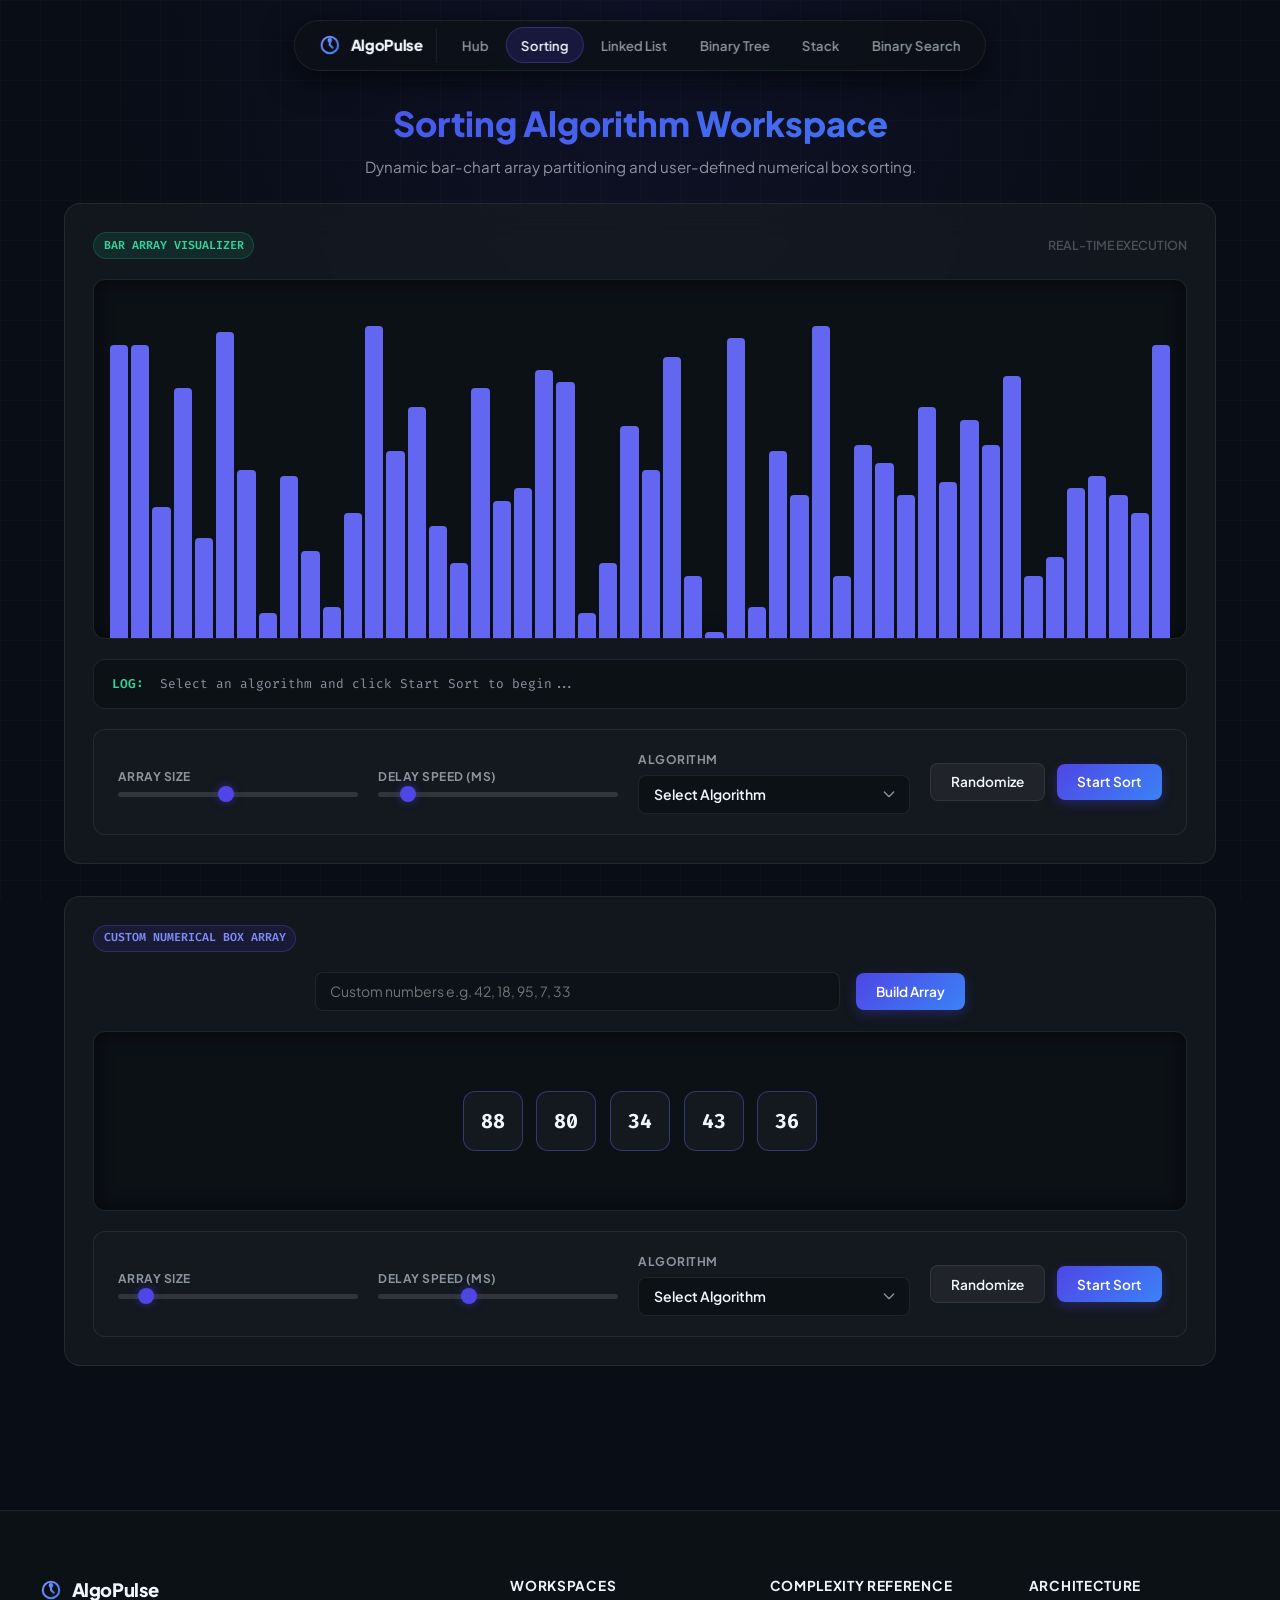
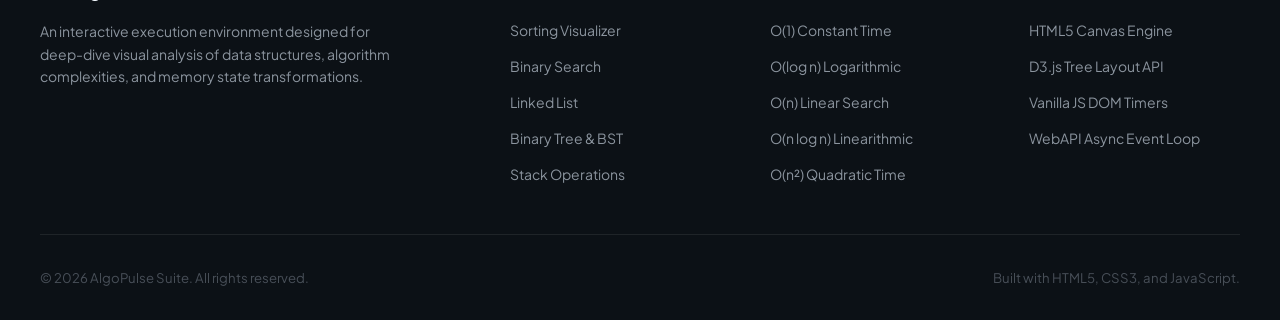
<file: Sorting-Visualizer-Project/sort.html>
<!DOCTYPE html>
<html lang="en">
<head>
    <meta charset="UTF-8">
    <meta http-equiv="X-UA-Compatible" content="IE=edge">
    <meta name="viewport" content="width=device-width, initial-scale=1.0">
    <title>Sorting Workspace — AlgoPulse</title>
    <link rel="stylesheet" href="../css/modern_theme.css">
    <link rel="stylesheet" href="./css/sort_style.css">
</head>
<body>
    
    <!-- SVG Gradient Definition -->
    <svg style="width:0;height:0;position:absolute;" aria-hidden="true">
        <defs>
            <linearGradient id="logo-grad" x1="0%" y1="0%" x2="100%" y2="100%">
                <stop offset="0%" stop-color="#818cf8" />
                <stop offset="100%" stop-color="#3b82f6" />
            </linearGradient>
        </defs>
    </svg>

    <!-- Floating Navigation Navbar -->
    <div class="dsa-dock-wrapper">
        <nav class="dsa-dock">
            <a href="../index.html" class="dsa-dock-brand">
                <svg class="logo-svg" viewBox="0 0 24 24">
                    <circle cx="12" cy="12" r="9" />
                    <path d="M12 7v5l3 3" />
                    <circle cx="12" cy="7" r="1.5" fill="#818cf8" />
                </svg>
                <span>AlgoPulse</span>
            </a>
            <ul class="dsa-dock-links">
                <li><a href="../index.html" class="dsa-dock-link">Hub</a></li>
                <li><a href="./sort.html" class="dsa-dock-link active">Sorting</a></li>
                <li><a href="../Linked-List-Visualization-master/index.html" class="dsa-dock-link">Linked List</a></li>
                <li><a href="../Binary-Tree-Visualization-master/index.html" class="dsa-dock-link">Binary Tree</a></li>
                <li><a href="../visualising-stack-implementation-master/index.html" class="dsa-dock-link">Stack</a></li>
                <li><a href="../Pathfinding-Visualiser-Project-master/index.html" class="dsa-dock-link">Binary Search</a></li>
            </ul>
        </nav>
    </div>

    <!-- Page Banner -->
    <div class="sorting-header-banner" style="padding-top: 6rem;">
        <h2>Sorting Algorithm Workspace</h2>
        <p>Dynamic bar-chart array partitioning and user-defined numerical box sorting.</p>
    </div>

    <!-- MAIN WRAPPER -->
    <div class="sorting-main-wrapper">

        <!-- BAR VISUALIZER SECTION -->
        <div class="visualizer-section bento-card">
            <div class="section-badge">
                <span class="badge-complexity emerald">BAR ARRAY VISUALIZER</span>
                <span style="font-size: 0.775rem; color: var(--text-dim); font-weight: 600;">REAL-TIME EXECUTION</span>
            </div>
            
            <div class="bars_container_wrapper">
                <div class="bars_container" id="bars_container"></div>
            </div>

            <!-- Terminal Status Ticker -->
            <div class="terminal-box">
                <span class="terminal-prompt">LOG:</span> <span id="sort-status-log">Select an algorithm and click Start Sort to begin...</span>
            </div>

            <!-- Controls Panel -->
            <div class="controls-panel">
                <div class="control-group">
                    <label class="control-label">Array Size</label>
                    <input type="range" min="10" max="100" id="range" class="range-modern" step="5" value="50">
                </div>

                <div class="control-group">
                    <label class="control-label">Delay Speed (ms)</label>
                    <input type="range" min="2" max="500" id="speed" class="range-modern" value="50">
                </div>

                <div class="control-group">
                    <label class="control-label">Algorithm</label>
                    <select class="select-modern" id="sorting_algos">  
                        <option value="none" selected disabled hidden>Select Algorithm</option>
                        <option value="bubble">Bubble Sort</option>
                        <option value="insertion">Insertion Sort</option>
                        <option value="heap">Heap Sort</option>
                        <option value="merge">Merge Sort</option>
                        <option value="quick">Quick Sort</option>
                    </select>
                </div>

                <div class="action-buttons">
                    <button id="randomize_array_btn" class="btn-neo btn-neo-secondary">Randomize</button>
                    <button id="sort_btn" class="btn-neo">Start Sort</button>
                    <button id="home" class="btn-neo btn-neo-secondary" style="display:none;">Home</button>
                </div>
            </div>
        </div>

        <!-- BOX VISUALIZER SECTION -->
        <div class="visualizer-section bento-card">
            <div class="section-badge">
                <span class="badge-complexity">CUSTOM NUMERICAL BOX ARRAY</span>
            </div>

            <div class="user-custom-input-bar">
                <input type="text" class="input-modern userArray" id="arrayBox" placeholder="Custom numbers e.g. 42, 18, 95, 7, 33"> 
                <button id="createArray" class="btn-neo">Build Array</button>
            </div>

            <div class="contain1">
                <div class="box_container" id="box_container"></div>
            </div>

            <div class="controls-panel">
                <div class="control-group">
                    <label class="control-label">Array Size</label>
                    <input type="range" min="4" max="15" id="rangeBox" class="range-modern" step="1" value="5">
                </div>

                <div class="control-group">
                    <label class="control-label">Delay Speed (ms)</label>
                    <input type="range" min="100" max="2000" id="speedBox" class="range-modern" value="800">
                </div>

                <div class="control-group">
                    <label class="control-label">Algorithm</label>
                    <select class="select-modern" id="sorting_algos_box">  
                        <option value="none" selected disabled hidden>Select Algorithm</option>
                        <option value="bubbleBox">Bubble Sort</option>
                        <option value="insertionBox">Insertion Sort</option>
                        <option value="heapBox">Heap Sort</option>
                        <option value="mergeBox">Merge Sort</option>
                        <option value="quickBox">Quick Sort</option>
                    </select>
                </div>

                <div class="action-buttons">
                    <button id="randomize_array_btn_box" class="btn-neo btn-neo-secondary">Randomize</button>
                    <button id="sort_btn_box" class="btn-neo">Start Sort</button>
                    <button id="home1" class="btn-neo btn-neo-secondary" style="display:none;">Home</button>
                </div>
            </div>
        </div>

    </div>

    <!-- Multi-Column Footer -->
    <footer class="algopulse-footer">
        <div class="footer-container">
            <div class="footer-brand">
                <div class="footer-brand-title">
                    <svg class="logo-svg" viewBox="0 0 24 24">
                        <circle cx="12" cy="12" r="9" />
                        <path d="M12 7v5l3 3" />
                        <circle cx="12" cy="7" r="1.5" fill="#818cf8" />
                    </svg>
                    <span>AlgoPulse</span>
                </div>
                <p class="footer-brand-desc">
                    An interactive execution environment designed for deep-dive visual analysis of data structures, algorithm complexities, and memory state transformations.
                </p>
            </div>

            <div>
                <h4 class="footer-col-title">Workspaces</h4>
                <ul class="footer-links">
                    <li><a href="./sort.html">Sorting Visualizer</a></li>
                    <li><a href="../Pathfinding-Visualiser-Project-master/index.html">Binary Search</a></li>
                    <li><a href="../Linked-List-Visualization-master/index.html">Linked List</a></li>
                    <li><a href="../Binary-Tree-Visualization-master/index.html">Binary Tree & BST</a></li>
                    <li><a href="../visualising-stack-implementation-master/index.html">Stack Operations</a></li>
                </ul>
            </div>

            <div>
                <h4 class="footer-col-title">Complexity Reference</h4>
                <ul class="footer-links">
                    <li><a href="#">O(1) Constant Time</a></li>
                    <li><a href="#">O(log n) Logarithmic</a></li>
                    <li><a href="#">O(n) Linear Search</a></li>
                    <li><a href="#">O(n log n) Linearithmic</a></li>
                    <li><a href="#">O(n²) Quadratic Time</a></li>
                </ul>
            </div>

            <div>
                <h4 class="footer-col-title">Architecture</h4>
                <ul class="footer-links">
                    <li><a href="#">HTML5 Canvas Engine</a></li>
                    <li><a href="#">D3.js Tree Layout API</a></li>
                    <li><a href="#">Vanilla JS DOM Timers</a></li>
                    <li><a href="#">WebAPI Async Event Loop</a></li>
                </ul>
            </div>
        </div>

        <div class="footer-bottom">
            <span>&copy; 2026 AlgoPulse Suite. All rights reserved.</span>
            <span>Built with HTML5, CSS3, and JavaScript.</span>
        </div>
    </footer>

    <script src="./js/sort_script.js"></script>
    <script src="./js/sort_script2.js"></script>
</body>
</html>
</file>
<file: css/modern_theme.css>
/* ==========================================================================
   ALGOPULSE - MINIMALIST PROFESSIONAL DARK DESIGN SYSTEM
   ========================================================================== */

@import url('https://fonts.googleapis.com/css2?family=Fira+Code:wght@400;500;600;700&family=Plus+Jakarta+Sans:wght@400;500;600;700;800&display=swap');

:root {
  /* Dark Onyx Palette */
  --bg-dark: #090d16;
  --bg-surface: #0d1117;
  --bg-card: rgba(22, 27, 34, 0.75);
  --bg-dock: rgba(13, 17, 23, 0.88);
  
  /* Subtle Professional Accents */
  --accent-primary: #4f46e5;
  --accent-blue: #3b82f6;
  --accent-cyan: #0284c7;
  --accent-emerald: #10b981;
  --accent-amber: #d97706;
  --accent-rose: #e11d48;
  
  /* Gradients */
  --grad-primary: linear-gradient(135deg, #4f46e5 0%, #3b82f6 100%);
  --grad-emerald: linear-gradient(135deg, #10b981 0%, #0284c7 100%);
  --grad-subtle: linear-gradient(180deg, rgba(255, 255, 255, 0.03) 0%, rgba(255, 255, 255, 0) 100%);
  
  /* Text Colors */
  --text-main: #f0f6fc;
  --text-muted: #8b949e;
  --text-dim: #484f58;
  
  /* Borders & Shadows */
  --border-light: rgba(255, 255, 255, 0.08);
  --border-focus: rgba(99, 102, 241, 0.4);
  --shadow-subtle: 0 10px 30px rgba(0, 0, 0, 0.5);
  --shadow-glow: 0 0 20px rgba(79, 70, 229, 0.15);
  
  /* Fonts & Radius */
  --font-ui: 'Plus Jakarta Sans', system-ui, -apple-system, sans-serif;
  --font-code: 'Fira Code', monospace;
  --radius-lg: 16px;
  --radius-md: 12px;
  --radius-sm: 8px;
  --transition: all 0.25s cubic-bezier(0.16, 1, 0.3, 1);
}

/* Global Reset */
*, *::before, *::after {
  box-sizing: border-box;
  margin: 0;
  padding: 0;
}

body {
  font-family: var(--font-ui);
  background-color: var(--bg-dark);
  background-image: 
    radial-gradient(ellipse at 50% 0%, rgba(79, 70, 229, 0.08) 0%, transparent 60%),
    linear-gradient(rgba(255, 255, 255, 0.015) 1px, transparent 1px),
    linear-gradient(90deg, rgba(255, 255, 255, 0.015) 1px, transparent 1px);
  background-size: 100% 100%, 40px 40px, 40px 40px;
  background-attachment: fixed;
  color: var(--text-main);
  min-height: 100vh;
  line-height: 1.6;
  -webkit-font-smoothing: antialiased;
  overflow-x: hidden;
  position: relative;
}

/* Scrollbar */
::-webkit-scrollbar {
  width: 6px;
  height: 6px;
}
::-webkit-scrollbar-track {
  background: var(--bg-dark);
}
::-webkit-scrollbar-thumb {
  background: rgba(255, 255, 255, 0.15);
  border-radius: 4px;
}
::-webkit-scrollbar-thumb:hover {
  background: var(--accent-primary);
}

/* ==========================================================================
   ALGOPULSE VECTOR LOGO & FLOATING NAVBAR
   ========================================================================== */
.dsa-dock-wrapper {
  position: fixed;
  top: 1.25rem;
  left: 50%;
  transform: translateX(-50%);
  z-index: 1000;
  width: auto;
  max-width: 95vw;
}

.dsa-dock {
  display: flex;
  align-items: center;
  gap: 0.35rem;
  padding: 0.4rem 0.65rem;
  background: var(--bg-dock);
  backdrop-filter: blur(20px);
  -webkit-backdrop-filter: blur(20px);
  border: 1px solid var(--border-light);
  border-radius: 50px;
  box-shadow: 0 8px 32px rgba(0, 0, 0, 0.6);
}

.dsa-dock-brand {
  display: flex;
  align-items: center;
  gap: 0.6rem;
  padding: 0.35rem 0.85rem;
  color: var(--text-main);
  text-decoration: none;
  font-weight: 800;
  font-size: 0.95rem;
  border-right: 1px solid var(--border-light);
  margin-right: 0.25rem;
  letter-spacing: -0.02em;
}

.logo-svg {
  width: 22px;
  height: 22px;
  fill: none;
  stroke: url(#logo-grad);
  stroke-width: 2.2;
  stroke-linecap: round;
  stroke-linejoin: round;
}

.dsa-dock-links {
  display: flex;
  align-items: center;
  gap: 0.2rem;
  list-style: none;
}

.dsa-dock-link {
  display: flex;
  align-items: center;
  padding: 0.4rem 0.85rem;
  color: var(--text-muted);
  text-decoration: none;
  font-size: 0.825rem;
  font-weight: 600;
  border-radius: 50px;
  transition: var(--transition);
  border: 1px solid transparent;
  white-space: nowrap;
}

.dsa-dock-link:hover {
  color: var(--text-main);
  background: rgba(255, 255, 255, 0.05);
}

.dsa-dock-link.active {
  color: var(--text-main);
  background: rgba(79, 70, 229, 0.18);
  border-color: rgba(99, 102, 241, 0.3);
}

/* ==========================================================================
   BENTO GRID & CARDS
   ========================================================================== */
.bento-grid {
  display: grid;
  grid-template-columns: repeat(12, 1fr);
  gap: 1.5rem;
  max-width: 1200px;
  margin: 0 auto;
}

.bento-card {
  position: relative;
  background: var(--bg-card);
  backdrop-filter: blur(16px);
  -webkit-backdrop-filter: blur(16px);
  border: 1px solid var(--border-light);
  border-radius: var(--radius-lg);
  overflow: hidden;
  padding: 2rem;
  display: flex;
  flex-direction: column;
  justify-content: space-between;
  transition: var(--transition);
  text-decoration: none;
  color: inherit;
}

.bento-card:hover {
  transform: translateY(-4px);
  border-color: var(--border-focus);
  box-shadow: var(--shadow-glow);
}

.bento-span-4 { grid-column: span 4; }
.bento-span-6 { grid-column: span 6; }
.bento-span-8 { grid-column: span 8; }
.bento-span-12 { grid-column: span 12; }

@media (max-width: 992px) {
  .bento-span-4, .bento-span-6, .bento-span-8 { grid-column: span 12; }
  .dsa-dock-wrapper { top: 0.5rem; }
}

/* Complexity Badges */
.badge-complexity {
  display: inline-flex;
  align-items: center;
  padding: 0.2rem 0.6rem;
  font-family: var(--font-code);
  font-size: 0.725rem;
  font-weight: 600;
  border-radius: 50px;
  background: rgba(79, 70, 229, 0.12);
  border: 1px solid rgba(99, 102, 241, 0.25);
  color: #818cf8;
}

.badge-complexity.emerald {
  background: rgba(16, 185, 129, 0.12);
  border-color: rgba(16, 185, 129, 0.25);
  color: #34d399;
}

.badge-complexity.blue {
  background: rgba(59, 130, 246, 0.12);
  border-color: rgba(59, 130, 246, 0.25);
  color: #60a5fa;
}

/* ==========================================================================
   BUTTONS & FORM CONTROLS
   ========================================================================== */
.btn-neo {
  display: inline-flex;
  align-items: center;
  justify-content: center;
  padding: 0.6rem 1.25rem;
  font-family: var(--font-ui);
  font-size: 0.85rem;
  font-weight: 600;
  color: #ffffff !important;
  background: var(--grad-primary);
  border: none;
  border-radius: var(--radius-sm);
  cursor: pointer;
  transition: var(--transition);
  box-shadow: 0 4px 12px rgba(79, 70, 229, 0.3);
  text-decoration: none;
}

.btn-neo:hover {
  transform: translateY(-1px);
  box-shadow: 0 6px 18px rgba(79, 70, 229, 0.45);
  filter: brightness(1.08);
}

.btn-neo-secondary {
  background: rgba(255, 255, 255, 0.05);
  border: 1px solid var(--border-light);
  color: var(--text-main) !important;
  box-shadow: none;
}

.btn-neo-secondary:hover {
  background: rgba(255, 255, 255, 0.1);
  border-color: rgba(255, 255, 255, 0.2);
}

.input-modern {
  font-family: var(--font-ui);
  font-size: 0.875rem;
  padding: 0.6rem 0.9rem;
  background: rgba(13, 17, 23, 0.8);
  border: 1px solid var(--border-light);
  border-radius: var(--radius-sm);
  color: var(--text-main);
  outline: none;
  transition: var(--transition);
}

.input-modern:focus {
  border-color: var(--accent-primary);
  box-shadow: 0 0 12px rgba(79, 70, 229, 0.25);
}

.select-modern {
  font-family: var(--font-ui);
  font-size: 0.875rem;
  font-weight: 600;
  padding: 0.6rem 2rem 0.6rem 0.9rem;
  background: rgba(13, 17, 23, 0.9) url("data:image/svg+xml,%3Csvg xmlns='http://www.w3.org/2000/svg' fill='none' viewBox='0 0 24 24' stroke='%238b949e'%3E%3Cpath stroke-linecap='round' stroke-linejoin='round' stroke-width='2' d='M19 9l-7 7-7-7'%3E%3C/path%3E%3C/svg%3E") no-repeat right 0.75rem center / 1rem;
  border: 1px solid var(--border-light);
  border-radius: var(--radius-sm);
  color: var(--text-main);
  outline: none;
  cursor: pointer;
  appearance: none;
  -webkit-appearance: none;
  transition: var(--transition);
}

.select-modern:focus {
  border-color: var(--accent-primary);
}

.select-modern option {
  background: var(--bg-surface);
  color: var(--text-main);
}

/* Range Slider */
.range-modern {
  -webkit-appearance: none;
  width: 100%;
  height: 5px;
  background: rgba(255, 255, 255, 0.12);
  border-radius: 3px;
  outline: none;
}

.range-modern::-webkit-slider-thumb {
  -webkit-appearance: none;
  appearance: none;
  width: 16px;
  height: 16px;
  border-radius: 50%;
  background: var(--accent-primary);
  cursor: pointer;
  box-shadow: 0 0 8px rgba(79, 70, 229, 0.5);
  transition: var(--transition);
}

.range-modern::-webkit-slider-thumb:hover {
  transform: scale(1.2);
  background: #ffffff;
}

/* Terminal Log Console */
.terminal-box {
  background: rgba(13, 17, 23, 0.9);
  border: 1px solid var(--border-light);
  border-radius: var(--radius-md);
  padding: 0.85rem 1.1rem;
  font-family: var(--font-code);
  font-size: 0.8rem;
  color: var(--text-muted);
}

.terminal-prompt {
  color: #34d399;
  font-weight: 600;
  margin-right: 0.5rem;
}

/* ==========================================================================
   TABBED ALGORITHM SPECIFICATION MATRIX
   ========================================================================== */
.spec-section {
  max-width: 1200px;
  margin: 4rem auto;
  padding: 0 1.5rem;
}

.spec-tabs {
  display: flex;
  gap: 0.5rem;
  margin-bottom: 1.5rem;
  overflow-x: auto;
  padding-bottom: 0.5rem;
}

.spec-tab {
  padding: 0.6rem 1.25rem;
  font-family: var(--font-ui);
  font-size: 0.85rem;
  font-weight: 600;
  background: rgba(22, 27, 34, 0.6);
  border: 1px solid var(--border-light);
  border-radius: var(--radius-sm);
  color: var(--text-muted);
  cursor: pointer;
  transition: var(--transition);
  white-space: nowrap;
}

.spec-tab:hover {
  color: var(--text-main);
  background: rgba(255, 255, 255, 0.05);
}

.spec-tab.active {
  color: #ffffff;
  background: rgba(79, 70, 229, 0.2);
  border-color: rgba(99, 102, 241, 0.4);
}

.spec-content-card {
  background: var(--bg-card);
  backdrop-filter: blur(16px);
  border: 1px solid var(--border-light);
  border-radius: var(--radius-lg);
  padding: 2.25rem;
}

.spec-grid {
  display: grid;
  grid-template-columns: repeat(auto-fit, minmax(220px, 1fr));
  gap: 1.5rem;
  margin-bottom: 2rem;
}

.spec-box {
  background: rgba(13, 17, 23, 0.8);
  border: 1px solid var(--border-light);
  border-radius: var(--radius-md);
  padding: 1rem 1.25rem;
}

.spec-box-label {
  font-size: 0.75rem;
  font-weight: 700;
  color: var(--text-muted);
  text-transform: uppercase;
  letter-spacing: 0.04em;
  margin-bottom: 0.35rem;
}

.spec-box-value {
  font-family: var(--font-code);
  font-size: 1.25rem;
  font-weight: 700;
  color: #818cf8;
}

/* ==========================================================================
   COMPREHENSIVE PROFESSIONAL FOOTER
   ========================================================================== */
.algopulse-footer {
  background: rgba(13, 17, 23, 0.95);
  border-top: 1px solid var(--border-light);
  padding: 4rem 1.5rem 2rem 1.5rem;
  margin-top: 5rem;
  position: relative;
  z-index: 2;
}

.footer-container {
  max-width: 1200px;
  margin: 0 auto;
  display: grid;
  grid-template-columns: 2fr 1fr 1fr 1fr;
  gap: 3rem;
  margin-bottom: 3rem;
}

@media (max-width: 900px) {
  .footer-container {
    grid-template-columns: 1fr 1fr;
    gap: 2rem;
  }
}

@media (max-width: 600px) {
  .footer-container {
    grid-template-columns: 1fr;
  }
}

.footer-brand {
  display: flex;
  flex-direction: column;
  gap: 1rem;
}

.footer-brand-title {
  display: flex;
  align-items: center;
  gap: 0.6rem;
  font-size: 1.15rem;
  font-weight: 800;
  color: var(--text-main);
  letter-spacing: -0.02em;
}

.footer-brand-desc {
  font-size: 0.875rem;
  color: var(--text-muted);
  line-height: 1.6;
  max-width: 360px;
}

.footer-col-title {
  font-size: 0.85rem;
  font-weight: 700;
  color: var(--text-main);
  text-transform: uppercase;
  letter-spacing: 0.05em;
  margin-bottom: 1.25rem;
}

.footer-links {
  list-style: none;
  display: flex;
  flex-direction: column;
  gap: 0.65rem;
}

.footer-links a {
  color: var(--text-muted);
  text-decoration: none;
  font-size: 0.875rem;
  transition: var(--transition);
}

.footer-links a:hover {
  color: #ffffff;
}

.footer-bottom {
  max-width: 1200px;
  margin: 0 auto;
  padding-top: 2rem;
  border-top: 1px solid var(--border-light);
  display: flex;
  align-items: center;
  justify-content: space-between;
  font-size: 0.825rem;
  color: var(--text-dim);
  flex-wrap: wrap;
  gap: 1rem;
}
</file>
<file: Linked-List-Visualization-master/css/style.css>
/* ----------------------------------------------------------------- */
/* Global */
/* ----------------------------------------------------------------- */

body {
    background-color: rgb(25, 25, 25);
    position: relative; 
    --nodes-size: 70px;
}

/* ----------------------------------------------------------------- */
/* Settings Menu */
/* ----------------------------------------------------------------- */

div#settings {
    height: 100vh;
    width: 250px;
    position: fixed;
    top: 0;
    left: 0;
    z-index: 5;
    background: rgb(50, 50, 50);
    font-family: 'Montserrat', sans-serif;
    display: none;
}

/* Slide Menu */

@keyframes slideMenuOn {
    0% {
        transform: translateX(-100%);
    }
    100% {
        transform: translateX(0%);
    }
}

@keyframes slideMenuOff {
    0% {
        transform: translateX(0%);
    }
    100% {
        transform: translateX(-100%);
    }
}

/* Increase Opacity to highlight menu */

@keyframes decreaseOpacity {
    0% {
        opacity: 1;
    }
    100% {
        opacity: .5;
    }
}

@keyframes increaseOpacity {
    0% {
        opacity: .5;
    }
    100% {
        opacity: 1;
    }
}

div.menu-header {
    display: grid;
    grid-template-columns: 5% 90% 5%;
    place-items: center;
    margin: 20px 0 35px 0;
    width: 100%;
}

div#close-menu {
    transform: translateX(25px);
    cursor: pointer;
    font-size: 1rem;
    color: #fff; 
}

div.menu-header > div:nth-child(2) {
    width: 90%;
}

div.menu-header > div:nth-child(2) h2 {
    font-size: 1.8rem;
    padding-bottom: 10px;
    border-bottom: 1px solid #fff;
    margin: 0;
    text-align: center;
    color: #fff;
}

div.settings-container {
    width: 90%;
    margin: 0 auto;
    box-sizing: border-box;
    text-align: center;
    color: #fff;
}

div#settings input {
    width: 80%;   
}

div#settings button {
    height: 32px;
    width: 90%;
    margin-top: 34px;
    border: none;
    border-radius: 5px;
    background: linear-gradient(-125deg,  #0067ff, #8900e8);
    font-weight: bold;
    color: #fff;
}

/* ----------------------------------------------------------------- */
/* Header */
/* ----------------------------------------------------------------- */

div.header-container {
    display: grid;
    grid-template-columns: 1fr 5fr 1fr;
    place-items: center;
}

header h1 {
    font-family: 'Montserrat', sans-serif;
    text-align: center;
    color: #fff;
}

header h1 span {
    font-style: italic;
    color: #8900e8;
}

div#settings-menu, div#theme-switcher {
    font-size: 2rem;
    color: #fff;
    cursor: pointer;
}

div.gradient-border {
    width: 95%;
    height: 1px;
    margin: 0 auto;
    background: linear-gradient(to right,  #0067ff, #8900e8);
}

/* ----------------------------------------------------------------- */
/* List */
/* ----------------------------------------------------------------- */

section.list {
    width: 95%;
    padding-left: 5%;
    padding-top: 40px;
    padding-bottom: 35px;
    margin-bottom: 0;
    display: flex;
    flex-wrap: nowrap;
    overflow-x: auto;
    overflow-y: hidden;
}

section.list > div {
    flex: 0 0 auto;
    display: inline-block;
    vertical-align: top;
}

/* Webkit browsers custom scrollbar */

::-webkit-scrollbar {
    height: 10px;
}

::-webkit-scrollbar-track {
  box-shadow: inset 0 0 5px #4d4de0; 
  border-radius: 10px;
}

::-webkit-scrollbar-thumb {
    border-radius: 15px;
    background: #7e7eed;
}

/* Firefox */

section.list {
    scrollbar-color: #7474fd rgb(202, 190, 255);
    scrollbar-width: thin;
}

/* ----------------------------------------------------------------- */
/* Node */
/* ----------------------------------------------------------------- */

div.node {
    background:#8900e8;
    width: var(--nodes-size);
    height: var(--nodes-size);
    text-align: center;
    border-radius: 50%;
}

@keyframes grow {
    0% {
        transform: scale(0);
    }
    80% {
        transform: scale(1.2);
    }
    100% {
        transform: scale(1);
    }
}

@keyframes highlightNode {
    50% {
        transform: scale(1.3);
    }
    100% {
        transform: scale(1);
    }
}

@keyframes deleteNode {
    50% {
        transform: scale(1.3);
    }
    100% {
        transform: scale(0);
    }
}

@keyframes moveLeftNode{
    0%{
        transform: translateX(200%);
    }
    70%{
        transform: translateX(250%);
    }
    100%{
        transform: translateX(0%);
    }
}

@keyframes moveRightNode{
    50%{
        transform: translateX(250%);
    }
    100%{
        transform: translateX(200%);

    }
}

/* ----------------------------------------------------------------- */
/* Number */
/* ----------------------------------------------------------------- */

div.node p.number {
    margin: 0;
    line-height: var(--nodes-size);
    font-family: 'Oswald', sans-serif;
    font-size: 1.6rem;
    font-weight: bold;
    color: #fff;
}

@keyframes fadeNumberOut {
    70% {
        transform: scale(1.7);
    }
    100% {
        transform: scale(0);
    }
}

@keyframes fadeNumberIn {
    0% {
        transform: scale(0);
    }
    80% {
        transform: scale(1.1);
    }
    100% {
        transform: scale(1);
    }
}

/* ----------------------------------------------------------------- */
/* Pointer */
/* ----------------------------------------------------------------- */

div.pointer {
    position: relative;
    width: var(--nodes-size);
    height: var(--nodes-size);
    z-index: -1;
}

div.pointer img {
    width: 60px;
    position: absolute;
    top: 50%;
    left: 50%;
    transform: translate(-50%, -50%);
}

@keyframes slide {
    0% {
        transform: translateX(-100%);
    }
    80% {
        transform: translateX(10%);
    }
    100% {
        transform: translateX(0%);
    }
}

@keyframes highlightPointer {
    33% {
        transform: rotate(10deg);
    }
    66% {
        transform: rotate(-10deg);
    }
    100% {
        transform: rotate(0deg);
    }
}

@keyframes deletePointer {
    50% {
        transform: scale(1.3);
    }
    100% {
        transform: scale(0);
    }
}

/* ----------------------------------------------------------------- */
/* Operations */
/* ----------------------------------------------------------------- */

section.operations {
    position: fixed;
    bottom: 5%;
    width: 100%;
}

div.wrapper {
    width: 95%;
    margin: 0 auto;
    display: grid;
    grid-template-columns: repeat(4, 1fr);
    grid-auto-rows: minmax(120px, auto);
    text-align: center;
}

div.wrapper p, div.wrapper input, div.wrapper button {
    font-family: Arial, sans-serif;
    width: 80%;
}

div.wrapper p {
    margin: 10px auto 4px auto;
    color: #fff;
}

div.wrapper input {
    padding: 5px;
    border: none;
    display: block;
    margin: 0 auto;
    box-sizing: border-box;
    margin-top: 10px;
}

div.wrapper input::placeholder {
    font-style: italic;
}

/* ----------------------------------------------------------------- */
/* Buttons */
/* ----------------------------------------------------------------- */

button.button {
    border: none;
    background: linear-gradient(-125deg,  #0067ff, #8900e8);
    padding: 10px;
    font-size: 1.5rem;
    font-weight: bold;
    font-style: italic;
    color: #fff;
    display: block;
    margin: 0 auto;
    cursor: pointer;
    transition: all .2s ease-in-out;
}

button.button:hover {
    transform: scale(1.03);
}

div.remove input {
    display: none;
}

/* ----------------------------------------------------------------- */
/* Remove Button */
/* ----------------------------------------------------------------- */

div.remove {
    width: 80%;
    margin: 0 auto;
    display: flex;
    transition: all .2s ease-in-out;
    position: relative;
    z-index: 3;
}

div.remove:hover {
    transform: scale(1.03);
}

div.wrapper > div:nth-child(4) input {
    display: none;
}

button#remove-btn {
    width: 70%;
    background: linear-gradient(to right, #ff002b, #9f0000);
}

button#remove-settings {
    width: 30%;
    font-size: 1.3rem;
    background: #9f0000;
}

button#remove-btn:hover, button#remove-settings:hover {
    transform: none;
}

@keyframes removeAnimationOn {
    100% {
        transform: rotate(-90deg);
    }
}

@keyframes removeAnimationOff {
    100% {
        transform: rotate(90deg);
    }
}

button.remove-option {
    background: #fff;
    padding: 3px;
    font-style: italic;
    transition: .05s all ease-in-out;
    display: none;
    margin: 0 auto;
    position: relative;
    color: rgb(25, 25, 25);
}

button.remove-option:hover {
    border: 2px solid #ff4c6a;
    font-weight: bold;
}

button#remove-index-btn {
    z-index: 2;
}

button#remove-data-btn {
    z-index: 1;
}

@keyframes toggleMenuDown {
    0% {
        transform: translate(0, -100%);
    }
    100% {
        transform: translate(0, 0);
    }
}

@keyframes toggleMenuDown200 {
    0% {
        transform: translate(0, -200%);
    }
    100% {
        transform: translate(0, 0);
    }
}

@keyframes toggleMenuUp {
    100% {
        transform: translate(0, -100%);
    }
}

@keyframes toggleMenuUp200 {
    100% {
        transform: translate(0, -200%);
    }
}

/* ----------------------------------------------------------------- */
/* Errors */
/* ----------------------------------------------------------------- */

section.errors {
    width: 90%;
    margin: 0 auto;
}

div.success, div.error-message {
    font-family: 'Livvic', sans-serif;
    font-size: 16px;
    font-weight: bold;
    font-style: italic;
    margin-top: 30px;
    height: 32px;
}

div.error-message {
    color: rgb(218, 23, 23);
}

div.success {
    color: green;
}

div.error-message p {
    margin: 0;
}
</file>
<file: Linked-List-Visualization-master/css/responisve.css>
@media (max-width: 840px) {

    /* ------------------------------------------------------------- */
    /* Header */
    /* ------------------------------------------------------------- */

    header h1, div#settings-menu, div#theme-switcher {
        font-size: 1.5rem;
    }

    /* ------------------------------------------------------------- */
    /* Nodes */
    /* ------------------------------------------------------------- */

    body {
        --nodes-size: 50px;
    }

    div.node p.number {
        font-size: 1.1rem;
    }

    div.pointer img {
        width: 40px;
    }

    ::-webkit-scrollbar {
        height: 5px;
    }

    /* ------------------------------------------------------------- */
    /* Errors Section */
    /* ------------------------------------------------------------- */

    div.error-message {
        font-size: 14px;
    }

    /* ------------------------------------------------------------- */
    /* Buttons Section */
    /* ------------------------------------------------------------- */

    button.button {
        font-size: 1rem;
    }

    button#remove-settings {
        font-size: .8rem;
    }
}

@media (max-width: 550px) {

    /* ------------------------------------------------------------- */
    /* List */
    /* ------------------------------------------------------------- */

    section.list {
        padding-top: 30px;
        padding-bottom: 25px;
    }

    /* ------------------------------------------------------------- */
    /* Buttons Section */
    /* ------------------------------------------------------------- */

    section.operations {
        bottom: 0%;
    }

    div.wrapper {
        grid-template-columns: 1fr 1fr;
        grid-row-gap: 0px;
    }

    div.wrapper input {
        margin-top: 5px;
        font-size: .9rem;
    }

    button.button, button.remove-option {
        font-size: .9rem;
    }

    button#remove-settings {
        font-size: .8rem;
    }

}
</file>
<file: visualising-stack-implementation-master/css/style.css>
/* ==========================================================================
   STACK VISUALIZER STYLESHEET OVERRIDES
   ========================================================================== */

#popup {
  display: none;
  position: fixed;
  top: 50%;
  left: 50%;
  transform: translate(-50%, -50%);
  width: 90%;
  max-width: 650px;
  z-index: 2000;
  background: rgba(15, 23, 42, 0.95) !important;
  backdrop-filter: blur(20px) !important;
  -webkit-backdrop-filter: blur(20px) !important;
  border: 1px solid var(--border-glow) !important;
  border-radius: var(--radius-lg) !important;
  padding: 2.5rem !important;
  box-shadow: 0 0 50px rgba(0,0,0,0.8) !important;
}

.question-modal {
  display: none;
  position: fixed;
  top: 50%;
  left: 50%;
  transform: translate(-50%, -50%);
  width: 90%;
  max-width: 550px;
  z-index: 2000;
  background: rgba(15, 23, 42, 0.95) !important;
  backdrop-filter: blur(20px) !important;
  -webkit-backdrop-filter: blur(20px) !important;
  border: 1px solid var(--border-glow) !important;
  border-radius: var(--radius-lg) !important;
  padding: 2rem !important;
  box-shadow: 0 0 50px rgba(99, 102, 241, 0.4) !important;
}

#question {
  font-size: 1.1rem;
  font-weight: 600;
  color: var(--text-main);
  margin: 1.25rem 0;
  line-height: 1.5;
}

#answer {
  display: grid;
  grid-template-columns: 1fr 1fr;
  gap: 1rem;
  margin-top: 1.5rem;
}

.option {
  background: rgba(30, 41, 59, 0.8);
  border: 1px solid var(--border-light);
  border-radius: var(--radius-md);
  padding: 0.85rem 1rem;
  text-align: center;
  font-weight: 700;
  color: var(--text-main);
  cursor: pointer;
  transition: var(--transition);
}

.option:hover {
  background: var(--grad-primary);
  border-color: var(--accent-cyan);
  box-shadow: 0 0 15px rgba(6, 182, 212, 0.4);
}

/* Stack array canvas */
#array, #stack {
  display: flex;
  gap: 0.5rem;
  align-items: center;
  justify-content: center;
  min-height: 70px;
  padding: 0.75rem;
  background: rgba(7, 9, 14, 0.6);
  border: 1px solid var(--border-light);
  border-radius: var(--radius-md);
}

#stack {
  flex-direction: column-reverse;
  min-height: 250px;
  width: 140px;
  margin: 0 auto;
}

.stack-item, div[id^="r"] {
  min-width: 50px;
  height: 45px;
  padding: 0 0.75rem;
  background: var(--grad-primary) !important;
  border: 1px solid rgba(255, 255, 255, 0.3) !important;
  border-radius: var(--radius-sm) !important;
  color: white !important;
  font-family: var(--font-code) !important;
  font-weight: 700 !important;
  font-size: 1.1rem !important;
  display: flex !important;
  align-items: center !important;
  justify-content: center !important;
  box-shadow: 0 0 12px rgba(6, 182, 212, 0.4) !important;
  transition: all 0.3s ease !important;
}

.close-btn {
  cursor: pointer;
  font-size: 1.5rem;
  color: var(--text-muted);
}
.close-btn:hover {
  color: var(--danger);
}
</file>
<file: Sorting-Visualizer-Project/css/sort_style.css>
/* ==========================================================================
   MINIMALIST SORTING VISUALIZER STYLESHEET
   ========================================================================== */

.sorting-header-banner {
  text-align: center;
  padding: 1.5rem 1rem 0.5rem 1rem;
}

.sorting-header-banner h2 {
  font-size: 2.15rem;
  font-weight: 800;
  background: var(--grad-primary);
  -webkit-background-clip: text;
  -webkit-text-fill-color: transparent;
  margin-bottom: 0.25rem;
}

.sorting-header-banner p {
  color: var(--text-muted);
  font-size: 0.95rem;
}

.sorting-main-wrapper {
  max-width: 1200px;
  margin: 0 auto;
  padding: 1rem 1.5rem 4rem 1.5rem;
  display: flex;
  flex-direction: column;
  gap: 2rem;
}

.visualizer-section {
  padding: 1.75rem;
  position: relative;
  display: flex;
  flex-direction: column;
  gap: 1.25rem;
}

.section-badge {
  display: flex;
  align-items: center;
  justify-content: space-between;
}

/* Bars Viewport */
.bars_container_wrapper {
  width: 100%;
  height: 360px;
  background: rgba(13, 17, 23, 0.9);
  border: 1px solid var(--border-light);
  border-radius: var(--radius-md);
  display: flex;
  align-items: flex-end;
  justify-content: center;
  padding: 1.5rem 1rem 0 1rem;
  overflow: hidden;
  box-shadow: inset 0 0 20px rgba(0, 0, 0, 0.6);
}

.bars_container {
  display: flex;
  align-items: flex-end;
  justify-content: center;
  height: 100%;
  width: 100%;
  gap: 3px;
}

.bar {
  flex-grow: 1;
  max-width: 24px;
  background-color: #6366f1 !important;
  border-radius: 4px 4px 0 0;
  transition: height 0.2s ease, background-color 0.2s ease;
}

/* Controls Layout */
.controls-panel {
  display: flex;
  align-items: center;
  justify-content: space-between;
  flex-wrap: wrap;
  gap: 1.25rem;
  background: rgba(22, 27, 34, 0.5);
  padding: 1.25rem 1.5rem;
  border-radius: var(--radius-md);
  border: 1px solid var(--border-light);
}

.control-group {
  display: flex;
  flex-direction: column;
  gap: 0.35rem;
  min-width: 180px;
  flex-grow: 1;
}

.control-label {
  font-size: 0.75rem;
  font-weight: 700;
  color: var(--text-muted);
  text-transform: uppercase;
  letter-spacing: 0.04em;
}

.action-buttons {
  display: flex;
  align-items: center;
  gap: 0.75rem;
}

.user-custom-input-bar {
  display: flex;
  align-items: center;
  gap: 1rem;
  max-width: 650px;
  margin: 0 auto;
  width: 100%;
}

.user-custom-input-bar input {
  flex-grow: 1;
}

.contain1 {
  width: 100%;
  min-height: 180px;
  background: rgba(13, 17, 23, 0.9);
  border: 1px solid var(--border-light);
  border-radius: var(--radius-md);
  display: flex;
  align-items: center;
  justify-content: center;
  padding: 2rem;
  overflow-x: auto;
  box-shadow: inset 0 0 20px rgba(0, 0, 0, 0.6);
}

.box_container {
  display: flex;
  align-items: center;
  justify-content: center;
  gap: 0.85rem;
  flex-wrap: wrap;
}

.box {
  min-width: 60px;
  height: 60px;
  padding: 0 0.5rem;
  border-radius: var(--radius-md);
  background: rgba(22, 27, 34, 0.9) !important;
  border: 1px solid rgba(99, 102, 241, 0.4);
  color: var(--text-main) !important;
  font-family: var(--font-code);
  font-weight: 700;
  font-size: 1.25rem;
  display: flex;
  align-items: center;
  justify-content: center;
  transition: all 0.25s ease;
}

@media (max-width: 768px) {
  .controls-panel {
    flex-direction: column;
    align-items: stretch;
  }
  .action-buttons {
    flex-direction: column;
    width: 100%;
  }
  .action-buttons button {
    width: 100%;
  }
  .user-custom-input-bar {
    flex-direction: column;
  }
}
</file>
